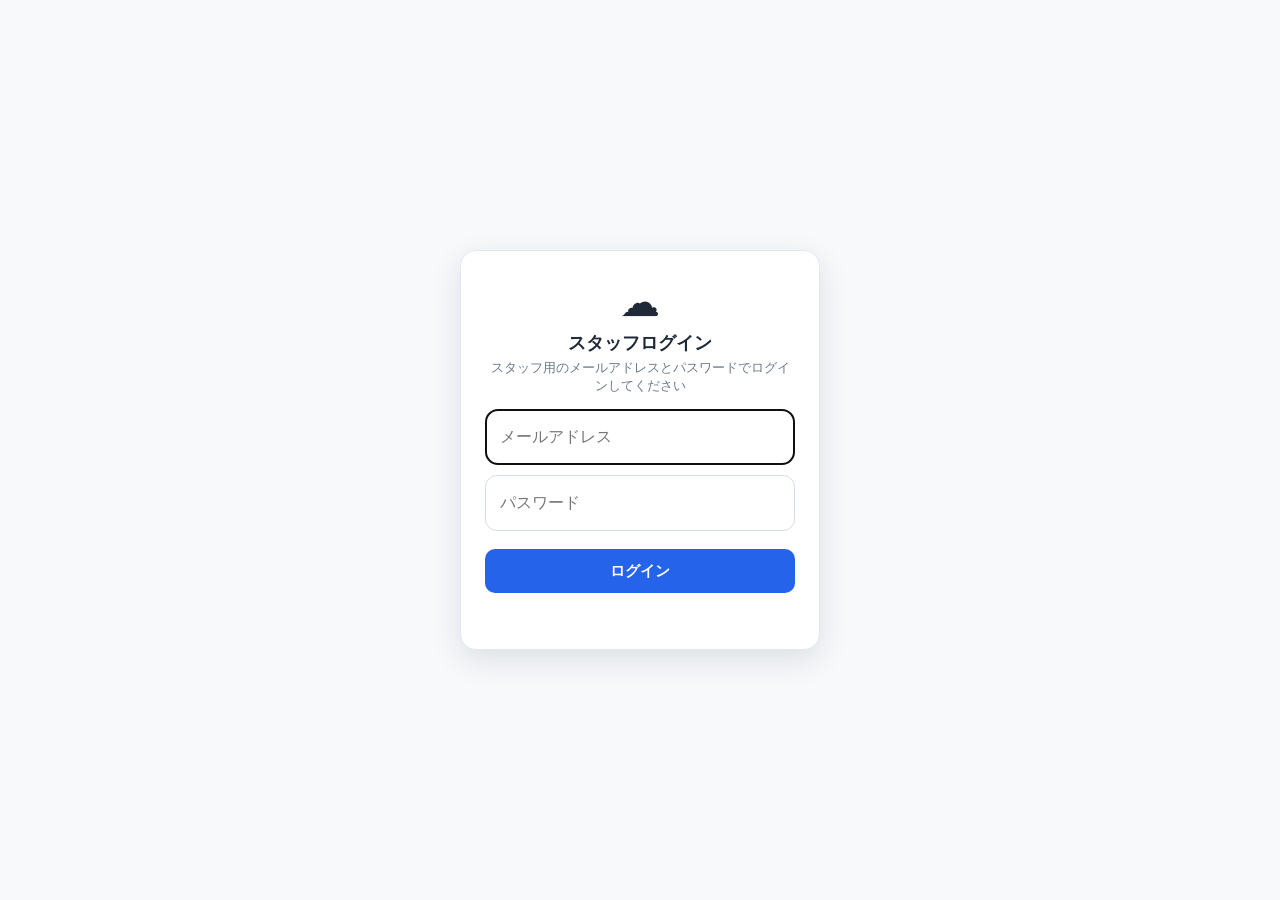
<file: index.html>
<!DOCTYPE html>
<html lang="ja">
<head>
  <meta charset="UTF-8">
  <meta name="viewport" content="width=device-width, initial-scale=1.0">
  <!-- GitHub Pages などでリポジトリ直下が開かれたときに、予約台帳（daicho/）へ転送する -->
  <meta http-equiv="refresh" content="0; url=daicho/index.html">
  <title>予約台帳 / Sổ đặt bàn</title>
  <style>
    body { font-family: "Segoe UI", "Hiragino Sans", "Yu Gothic UI", system-ui, sans-serif; display: flex; align-items: center; justify-content: center; min-height: 100vh; margin: 0; color: #1f2937; background: #f7f9fb; }
    a { color: #2563eb; font-weight: 700; font-size: 18px; }
  </style>
</head>
<body>
  <a href="daicho/index.html">予約台帳を開く / Mở sổ đặt bàn</a>
  <script>
    // クエリ（?store=…）やハッシュを引き継いで転送
    location.replace('daicho/index.html' + location.search + location.hash);
  </script>
</body>
</html>
</file>
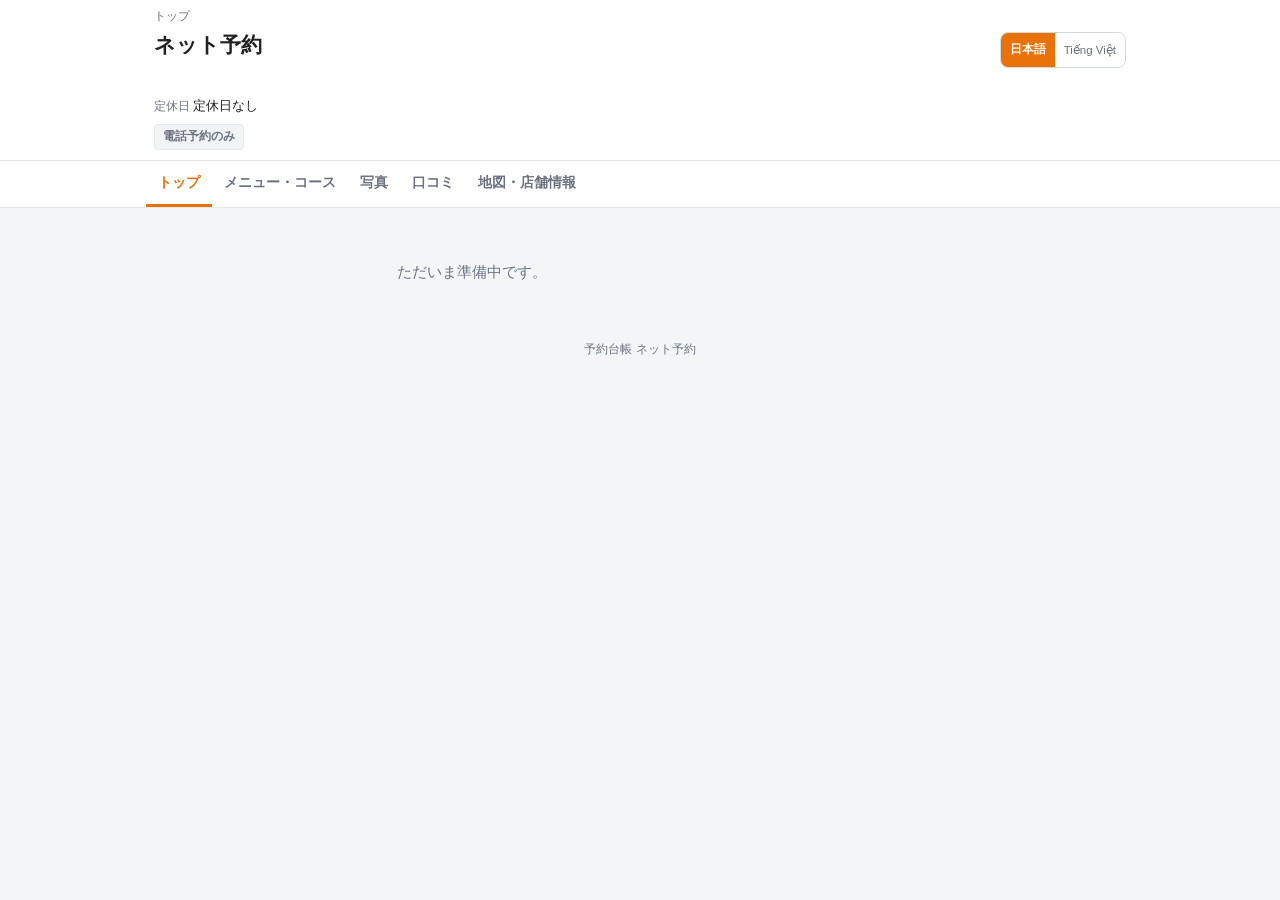
<file: booking/index.html>
<!DOCTYPE html>
<html lang="ja">
<head>
  <meta charset="UTF-8">
  <meta http-equiv="Content-Security-Policy" content="default-src 'self'; script-src 'self'; style-src 'self' 'unsafe-inline'; img-src * data: blob:; connect-src 'self' https://*.supabase.co wss://*.supabase.co; frame-src https://www.google.com; object-src 'none'; base-uri 'self'; form-action 'self'">
  <meta name="viewport" content="width=device-width, initial-scale=1.0, viewport-fit=cover">
  <meta name="theme-color" content="#e8710a">
  <title>ネット予約 / Đặt bàn trực tuyến</title>
  <link rel="stylesheet" href="booking.css?v=10">
</head>
<body>
  <!-- 自社予約サイト（お客様向け・グルメサイト風の店舗ページ）
       予約台帳と同じ localStorage を共有し、ネット予約は台帳に「予約」として自動反映されます。
       店舗情報・コース・写真は台帳の「店舗情報」設定、口コミ・評価・写真の一部は Google マップ（Places API）から取得します。
       URL の ?site= で経路（Instagram / Googleマップ 等）を指定、#reserve で予約画面を直接開けます。 -->
  <header class="site-head">
    <div class="wrap">
      <div class="crumb" id="crumb"></div>
      <div class="sh-row">
        <div class="sh-main">
          <h1 id="hTitle"></h1>
          <div class="sh-kana" id="hKana"></div>
        </div>
        <div class="lang" id="langSwitch">
          <button type="button" data-lang="ja">日本語</button>
          <button type="button" data-lang="vi">Tiếng Việt</button>
        </div>
      </div>
      <div class="sh-rating" id="hRating"></div>
      <div class="sh-meta" id="hMeta"></div>
      <div class="sh-badges" id="hBadges"></div>
    </div>
    <nav class="site-tabs" id="siteTabs">
      <div class="wrap tabs-inner">
        <button type="button" data-tab="top"></button>
        <button type="button" data-tab="menu"></button>
        <button type="button" data-tab="photo"></button>
        <button type="button" data-tab="review"></button>
        <button type="button" data-tab="map"></button>
      </div>
    </nav>
  </header>

  <div class="layout wrap">
    <main id="content"></main>
    <aside class="side" id="side"></aside>
  </div>

  <div class="cta-bar" id="ctaBar">
    <div class="wrap cta-inner">
      <a class="cta-call" id="ctaCall" href="#" hidden></a>
      <button type="button" class="cta-reserve" id="ctaReserve"></button>
    </div>
  </div>

  <footer class="foot wrap" id="foot"></footer>

  <script src="vendor/supabase.js"></script>
  <script src="config.js?v=1"></script>
  <script src="store.js?v=4"></script>
  <script src="common.js?v=1"></script>
  <script src="google-place.js?v=2"></script>
  <script src="booking.js?v=19"></script>
</body>
</html>
</file>
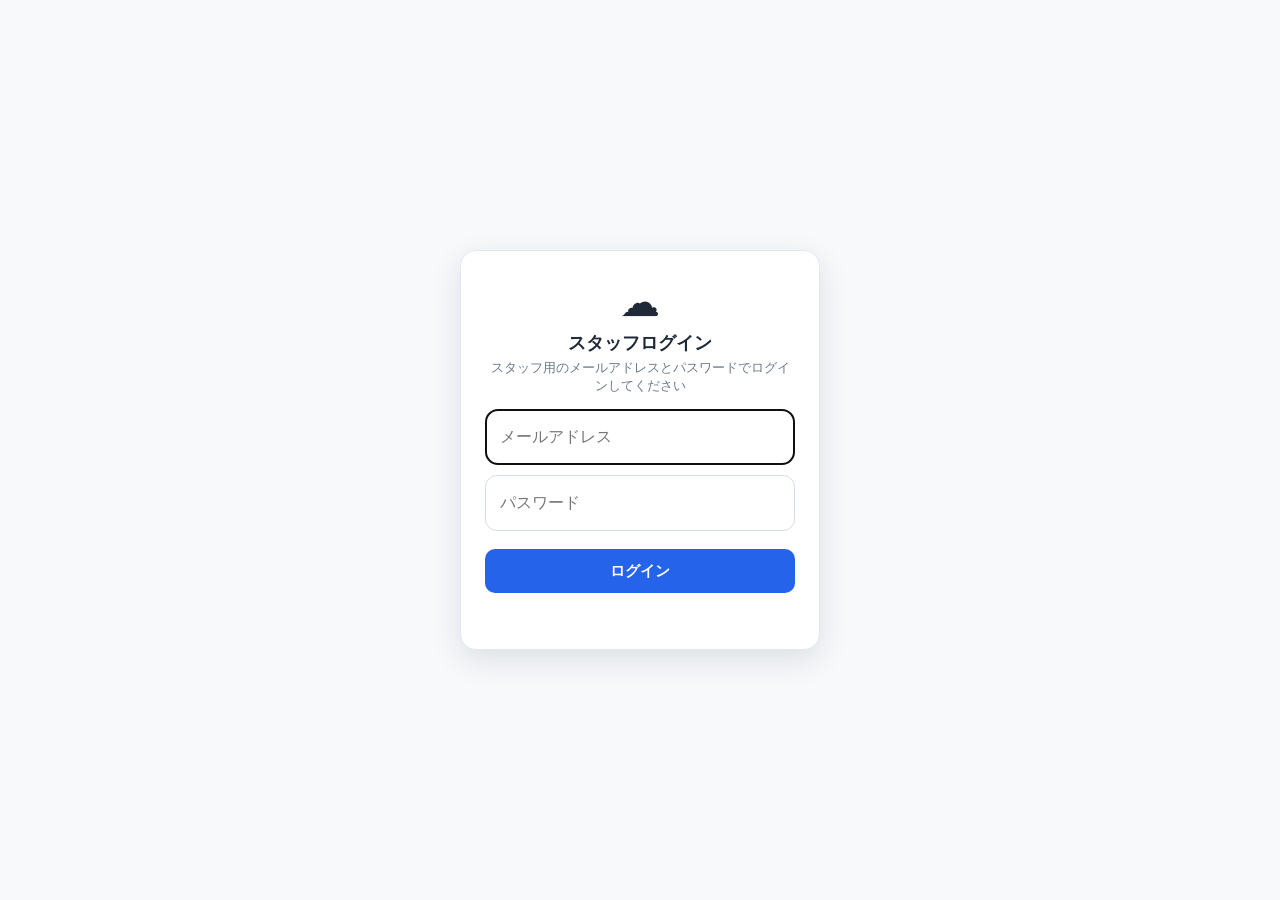
<file: daicho/index.html>
<!DOCTYPE html>
<html lang="ja">
<head>
  <meta charset="UTF-8">
  <meta http-equiv="Content-Security-Policy" content="default-src 'self'; script-src 'self'; style-src 'self' 'unsafe-inline'; img-src * data: blob:; connect-src 'self' https://*.supabase.co wss://*.supabase.co; frame-src https://www.google.com; object-src 'none'; base-uri 'self'; form-action 'self'">
  <meta name="viewport" content="width=device-width, initial-scale=1.0, maximum-scale=1.0, user-scalable=no, viewport-fit=cover">
  <meta name="apple-mobile-web-app-capable" content="yes">
  <meta name="mobile-web-app-capable" content="yes">
  <meta name="theme-color" content="#ffffff">
  <title>予約台帳 / Sổ đặt bàn</title>
  <link rel="stylesheet" href="style.css?v=41">
</head>
<body>
  <!-- dinii風 細線SVGアイコン定義 -->
  <svg style="display:none" xmlns="http://www.w3.org/2000/svg">
    <symbol id="ic-calendar" viewBox="0 0 24 24">
      <rect x="3" y="4" width="18" height="17" rx="2"/>
      <line x1="16" y1="2" x2="16" y2="6"/>
      <line x1="8" y1="2" x2="8" y2="6"/>
      <line x1="3" y1="10" x2="21" y2="10"/>
    </symbol>
    <symbol id="ic-list" viewBox="0 0 24 24">
      <line x1="8" y1="6" x2="21" y2="6"/>
      <line x1="8" y1="12" x2="21" y2="12"/>
      <line x1="8" y1="18" x2="21" y2="18"/>
      <line x1="3.5" y1="6" x2="3.51" y2="6"/>
      <line x1="3.5" y1="12" x2="3.51" y2="12"/>
      <line x1="3.5" y1="18" x2="3.51" y2="18"/>
    </symbol>
    <symbol id="ic-users" viewBox="0 0 24 24">
      <path d="M17 21v-2a4 4 0 0 0-4-4H5a4 4 0 0 0-4 4v2"/>
      <circle cx="9" cy="7" r="4"/>
      <path d="M23 21v-2a4 4 0 0 0-3-3.87"/>
      <path d="M16 3.13a4 4 0 0 1 0 7.75"/>
    </symbol>
    <symbol id="ic-gear" viewBox="0 0 24 24">
      <circle cx="12" cy="12" r="3"/>
      <path d="M19.4 15a1.65 1.65 0 0 0 .33 1.82l.06.06a2 2 0 0 1 0 2.83 2 2 0 0 1-2.83 0l-.06-.06a1.65 1.65 0 0 0-1.82-.33 1.65 1.65 0 0 0-1 1.51V21a2 2 0 0 1-2 2 2 2 0 0 1-2-2v-.09A1.65 1.65 0 0 0 9 19.4a1.65 1.65 0 0 0-1.82.33l-.06.06a2 2 0 0 1-2.83 0 2 2 0 0 1 0-2.83l.06-.06a1.65 1.65 0 0 0 .33-1.82 1.65 1.65 0 0 0-1.51-1H3a2 2 0 0 1-2-2 2 2 0 0 1 2-2h.09A1.65 1.65 0 0 0 4.6 9a1.65 1.65 0 0 0-.33-1.82l-.06-.06a2 2 0 0 1 0-2.83 2 2 0 0 1 2.83 0l.06.06a1.65 1.65 0 0 0 1.82.33H9a1.65 1.65 0 0 0 1-1.51V3a2 2 0 0 1 2-2 2 2 0 0 1 2 2v.09a1.65 1.65 0 0 0 1 1.51 1.65 1.65 0 0 0 1.82-.33l.06-.06a2 2 0 0 1 2.83 0 2 2 0 0 1 0 2.83l-.06.06a1.65 1.65 0 0 0-.33 1.82V9a1.65 1.65 0 0 0 1.51 1H21a2 2 0 0 1 2 2 2 2 0 0 1-2 2h-.09a1.65 1.65 0 0 0-1.51 1z"/>
    </symbol>
    <symbol id="ic-shield" viewBox="0 0 24 24">
      <path d="M12 2l8 3v6c0 5-3.5 9.5-8 11-4.5-1.5-8-6-8-11V5l8-3z"/>
      <path d="M9 12l2 2 4-4"/>
    </symbol>
    <symbol id="ic-chart" viewBox="0 0 24 24">
      <line x1="4" y1="20" x2="20" y2="20"/>
      <rect x="6" y="11" width="3" height="9"/>
      <rect x="11" y="6" width="3" height="14"/>
      <rect x="16" y="14" width="3" height="6"/>
    </symbol>
    <symbol id="ic-plus" viewBox="0 0 24 24">
      <line x1="12" y1="5" x2="12" y2="19"/>
      <line x1="5" y1="12" x2="19" y2="12"/>
    </symbol>
    <symbol id="ic-globe" viewBox="0 0 24 24">
      <circle cx="12" cy="12" r="10"/>
      <line x1="2" y1="12" x2="22" y2="12"/>
      <path d="M12 2a15.3 15.3 0 0 1 4 10 15.3 15.3 0 0 1-4 10 15.3 15.3 0 0 1-4-10 15.3 15.3 0 0 1 4-10z"/>
    </symbol>
    <symbol id="ic-chat" viewBox="0 0 24 24">
      <path d="M21 15a2 2 0 0 1-2 2H7l-4 4V5a2 2 0 0 1 2-2h14a2 2 0 0 1 2 2z"/>
    </symbol>
    <symbol id="ic-walkin" viewBox="0 0 24 24">
      <path d="M16 21v-2a4 4 0 0 0-4-4H5a4 4 0 0 0-4 4v2"/>
      <circle cx="8.5" cy="7" r="4"/>
      <line x1="20" y1="8" x2="20" y2="14"/>
      <line x1="17" y1="11" x2="23" y2="11"/>
    </symbol>
  </svg>

  <!-- 左サイドバー -->
  <aside class="rail" id="rail">
    <div class="rail-logo" data-i18n="appTitle"></div>
    <button class="rail-btn" data-view="customers">
      <span class="rail-ic"><svg class="ic"><use href="#ic-users"/></svg></span>
      <span class="rail-label" data-i18n="customers"></span>
    </button>
    <button class="rail-btn" id="railSettings">
      <span class="rail-ic"><svg class="ic"><use href="#ic-gear"/></svg></span>
      <span class="rail-label" data-i18n="settings"></span>
    </button>
    <button class="rail-btn" data-view="marketing">
      <span class="rail-ic"><svg class="ic"><use href="#ic-chart"/></svg></span>
      <span class="rail-label" data-i18n="marketing"></span>
    </button>
    <button class="rail-btn" id="railAdmin">
      <span class="rail-ic"><svg class="ic"><use href="#ic-shield"/></svg></span>
      <span class="rail-label" data-i18n="adminSettings"></span>
    </button>
    <button class="rail-btn" data-view="sites">
      <span class="rail-ic"><svg class="ic"><use href="#ic-globe"/></svg></span>
      <span class="rail-label" data-i18n="sites"></span>
    </button>
    <button class="rail-btn" data-view="chat">
      <span class="rail-ic"><svg class="ic"><use href="#ic-chat"/></svg></span>
      <span class="rail-label" data-i18n="chat"></span>
    </button>
    <div class="spacer"></div>
  </aside>

  <div class="app-main">
    <header class="topbar">
      <div class="date-nav">
        <button id="btnPrevDay" class="nav-btn">‹</button>
        <label class="date-box">
          <span id="dateDisplay"></span>
          <input type="date" id="datePicker">
        </label>
        <button id="btnNextDay" class="nav-btn">›</button>
        <button id="btnToday" class="btn ghost small" data-i18n="today"></button>
      </div>

      <nav class="view-switch" id="viewSwitch">
        <button class="vs-btn active" data-view="timetable" data-i18n="timetable"></button>
        <button class="vs-btn" data-view="list" data-i18n="list"></button>
        <button class="vs-btn" data-view="calendar" data-i18n="calendar"></button>
      </nav>

      <div class="topbar-right">
        <select id="storeSwitch" class="store-switch" title="店舗"></select>
        <button id="newBadge" class="new-badge hidden"></button>
        <span class="day-summary" id="daySummary"></span>
        <button id="btnChatPhone" class="icon-btn phone-only"><svg class="ic"><use href="#ic-chat"/></svg></button>
        <button id="btnSitesPhone" class="icon-btn phone-only"><svg class="ic"><use href="#ic-globe"/></svg></button>
        <button id="btnSettings" class="icon-btn phone-only"><svg class="ic"><use href="#ic-gear"/></svg></button>
        <button id="btnMarketingPhone" class="icon-btn phone-only"><svg class="ic"><use href="#ic-chart"/></svg></button>
        <button id="btnAdminPhone" class="icon-btn phone-only"><svg class="ic"><use href="#ic-shield"/></svg></button>
        <div class="lang-switch" id="langSwitch">
          <button data-lang="ja">日本語</button>
          <button data-lang="vi">Tiếng Việt</button>
        </div>
      </div>
    </header>

    <div class="cloud-status hidden" id="cloudStatus"></div>
    <div class="backup-note hidden" id="backupNote">
      <span id="backupNoteText"></span>
      <button class="btn primary small" id="btnBackupNow" data-i18n="exportJson"></button>
      <button class="btn ghost small" id="btnBackupDismiss" data-i18n="backupLater"></button>
    </div>
    <main>
      <section id="view-timetable" class="view">
        <div class="closed-banner hidden" id="closedBanner"></div>
        <div class="tt-scroll" id="ttScroll"></div>
        <div class="legend" id="legend"></div>
      </section>

      <section id="view-list" class="view hidden">
        <div class="list-toolbar">
          <input type="search" id="listSearch" class="search-input" data-i18n-placeholder="listSearchPlaceholder" autocomplete="off">
          <div class="filter-chips" id="listFilters"></div>
          <button class="btn ghost small hide-phone" id="btnPrint">🖨 <span data-i18n="print"></span></button>
        </div>
        <div class="list-wrap" id="listWrap"></div>
      </section>

      <section id="view-calendar" class="view hidden">
        <div class="cal-toolbar">
          <button id="calPrev" class="nav-btn">‹</button>
          <span class="cal-title" id="calTitle"></span>
          <button id="calNext" class="nav-btn">›</button>
          <button id="calToday" class="btn ghost small" data-i18n="today"></button>
        </div>
        <div class="cal-wrap" id="calWrap"></div>
      </section>

      <section id="view-customers" class="view hidden">
        <div class="cust-toolbar">
          <input type="search" id="custSearch" class="search-input" data-i18n-placeholder="searchPlaceholder">
        </div>
        <div class="cust-wrap" id="custWrap"></div>
      </section>

      <section id="view-sites" class="view hidden">
        <div class="sites-wrap">
          <p class="sites-note" data-i18n="sitesNote"></p>
          <div class="site-cards" id="siteCards"></div>
          <button class="btn ghost" id="btnAddSite"><svg class="ic"><use href="#ic-plus"/></svg> <span data-i18n="addSite"></span></button>
          <h3 class="inv-heading" data-i18n="invHeading"></h3>
          <p class="inv-note" data-i18n="invNote"></p>
          <div class="inv-scroll" id="invGrid"></div>
        </div>
      </section>

      <section id="view-marketing" class="view hidden">
        <div class="mk-toolbar">
          <select id="mkPeriod" class="mk-period">
            <option value="thisMonth" data-i18n="mkThisMonth"></option>
            <option value="lastMonth" data-i18n="mkLastMonth"></option>
            <option value="d30" data-i18n="mkD30"></option>
            <option value="d90" data-i18n="mkD90"></option>
            <option value="all" data-i18n="mkAllTime"></option>
          </select>
          <span class="mk-range" id="mkRange"></span>
          <span class="spacer"></span>
          <button class="btn ghost small" id="btnMkCsv">📄 CSV</button>
        </div>
        <div class="mk-wrap" id="mkWrap"></div>
        <div class="mk-tip hidden" id="mkTip"></div>
      </section>

      <section id="view-chat" class="view hidden">
        <div class="chat-log" id="chatLog"></div>
        <div class="chat-inputbar">
          <button class="icon-btn chat-attach" id="chatAttach" title="📷">📷</button>
          <input type="file" id="chatFile" accept="image/*" multiple class="hidden">
          <input type="text" id="chatInput" data-i18n-placeholder="chatPlaceholder" autocomplete="off">
          <button class="btn primary" id="chatSend" data-i18n="chatSend"></button>
        </div>
      </section>
    </main>
  </div>

  <!-- スマホ用 下部ナビ / FAB -->
  <nav class="bottom-nav" id="bottomNav">
    <button class="bn-btn active" data-view="timetable"><span class="bn-ic"><svg class="ic"><use href="#ic-calendar"/></svg></span><span data-i18n="timetable"></span></button>
    <button class="bn-btn" data-view="list"><span class="bn-ic"><svg class="ic"><use href="#ic-list"/></svg></span><span data-i18n="list"></span></button>
    <button class="bn-btn" data-view="calendar"><span class="bn-ic"><svg class="ic"><use href="#ic-calendar"/></svg></span><span data-i18n="calendar"></span></button>
    <button class="bn-btn" data-view="customers"><span class="bn-ic"><svg class="ic"><use href="#ic-users"/></svg></span><span data-i18n="customers"></span></button>
  </nav>
  <div class="fabs">
    <button id="fabWalkIn" class="fab secondary" title="walk-in"><svg class="ic"><use href="#ic-walkin"/></svg></button>
    <button id="fabNew" class="fab primary" title="new"><svg class="ic"><use href="#ic-plus"/></svg></button>
  </div>

  <!-- 空きマスタップ時のポップオーバー（トレタ風） -->
  <div class="cell-popover hidden" id="cellPopover">
    <div class="cp-head">
      <button class="cp-tab active" id="cpTabRes" data-i18n="resTab"></button>
      <button class="cp-tab" id="cpTabWalkIn" data-i18n="walkIn"></button>
    </div>
    <div class="cp-info" id="cpInfo"></div>
    <div class="cp-pax" id="cpPax"></div>
    <button class="cp-block" id="cpBlock">🚫 <span data-i18n="blockBtn"></span></button>
  </div>

  <!-- Reservation modal -->
  <div class="modal-backdrop hidden" id="resModal">
    <div class="modal">
      <div class="modal-header">
        <h2 id="resModalTitle"></h2>
        <button class="icon-btn" id="btnResClose">✕</button>
      </div>
      <div class="modal-body">
        <div class="status-row hidden" id="fStatusRow"></div>

        <div class="form-grid">
          <h3 class="sec" data-i18n="secWhen"></h3>
          <div class="field">
            <label data-i18n="date"></label>
            <input type="date" id="fDate">
          </div>
          <div class="field">
            <label data-i18n="startTime"></label>
            <select id="fStart"></select>
          </div>
          <div class="field">
            <label data-i18n="stayTime"></label>
            <select id="fDur"></select>
          </div>
          <div class="field">
            <label data-i18n="resetTime"></label>
            <select id="fReset"></select>
          </div>
          <div class="field checkbox-field">
            <label class="chk"><input type="checkbox" id="fHasLimit"> <span data-i18n="hasTimeLimit"></span></label>
          </div>

          <div class="field">
            <label data-i18n="adults"></label>
            <div class="stepper">
              <button type="button" class="step-btn" data-step="adults" data-d="-1">−</button>
              <span class="step-val" id="fAdults">2</span>
              <button type="button" class="step-btn" data-step="adults" data-d="1">＋</button>
            </div>
          </div>
          <div class="field">
            <label data-i18n="children"></label>
            <div class="stepper">
              <button type="button" class="step-btn" data-step="children" data-d="-1">−</button>
              <span class="step-val" id="fChildren">0</span>
              <button type="button" class="step-btn" data-step="children" data-d="1">＋</button>
            </div>
          </div>
          <div class="field hide-phone-empty"></div>

          <h3 class="sec" data-i18n="secTable"></h3>
          <div class="field span3">
            <div class="table-chips" id="fTables"></div>
          </div>

          <h3 class="sec" data-i18n="secGuest"></h3>
          <div class="field">
            <label data-i18n="name"></label>
            <input type="text" id="fName">
          </div>
          <div class="field">
            <label data-i18n="nameKana"></label>
            <input type="text" id="fKana">
          </div>
          <div class="field">
            <label data-i18n="phone"></label>
            <input type="tel" id="fPhone" data-i18n-placeholder="phonePlaceholder" autocomplete="off">
            <div class="field-hint hidden" id="fPhoneHint"></div>
          </div>
          <div class="field">
            <label data-i18n="gender"></label>
            <select id="fGender"></select>
          </div>
          <div class="field">
            <label data-i18n="company"></label>
            <input type="text" id="fCompany">
          </div>
          <div class="field">
            <label data-i18n="reservationName"></label>
            <input type="text" id="fResName">
          </div>
          <div class="field">
            <label data-i18n="email"></label>
            <input type="email" id="fEmail" data-i18n-placeholder="emailPlaceholder">
          </div>

          <h3 class="sec" data-i18n="secOther"></h3>
          <div class="field">
            <label data-i18n="channel"></label>
            <select id="fChannel"></select>
          </div>
          <div class="field">
            <label data-i18n="purpose"></label>
            <select id="fPurpose"></select>
          </div>
          <div class="field span3">
            <label data-i18n="coursesLabel"></label>
            <div id="fCourses"></div>
            <button type="button" class="btn ghost small" id="btnAddCourse" data-i18n="addCourse"></button>
          </div>
          <div class="field span3">
            <label data-i18n="tagsLabel"></label>
            <div class="table-chips" id="fTags"></div>
          </div>
          <div class="field span3">
            <label data-i18n="memo"></label>
            <textarea id="fMemo" rows="2"></textarea>
          </div>
        </div>
      </div>
      <div class="modal-footer">
        <button class="btn danger hidden" id="btnResDelete" data-i18n="delete"></button>
        <button class="btn ghost hidden" id="btnResDup" data-i18n="duplicate"></button>
        <span class="spacer"></span>
        <button class="btn ghost" id="btnResCancel" data-i18n="cancelBtn"></button>
        <button class="btn primary" id="btnResSave" data-i18n="save"></button>
      </div>
    </div>
  </div>

  <!-- Table settings modal -->
  <div class="modal-backdrop hidden" id="settingsModal">
    <div class="modal">
      <div class="modal-header">
        <h2 data-i18n="settings"></h2>
        <button class="icon-btn" id="btnSetClose">✕</button>
      </div>
      <div class="modal-body">
        <h3 class="combo-heading" style="margin-top:0" data-i18n="hoursHeading"></h3>
        <div class="form-grid">
          <div class="field">
            <label data-i18n="openTime"></label>
            <select id="sOpen"></select>
          </div>
          <div class="field">
            <label data-i18n="closeTime"></label>
            <select id="sClose"></select>
          </div>
        </div>
        <div class="tbl-head">
          <span data-i18n="tableName"></span>
          <span data-i18n="groupLabel"></span>
          <span data-i18n="seatsLabel"></span>
          <span data-i18n="minSeatsLabel"></span>
          <span></span>
        </div>
        <div id="tblRows"></div>
        <button class="btn ghost full" id="btnAddTable"><svg class="ic"><use href="#ic-plus"/></svg> <span data-i18n="addTable"></span></button>

        <h3 class="combo-heading" data-i18n="comboHeading"></h3>
        <p class="combo-note" data-i18n="comboNote"></p>
        <div id="comboRows"></div>
        <button class="btn ghost full" id="btnAddCombo"><svg class="ic"><use href="#ic-plus"/></svg> <span data-i18n="addCombo"></span></button>

        <h3 class="combo-heading" data-i18n="closedDaysLabel"></h3>
        <div class="table-chips" id="sClosedDays"></div>
        <div class="closed-dates">
          <label data-i18n="closedDatesLabel"></label>
          <div class="closed-date-add">
            <input type="date" id="sClosedDateInput">
            <button type="button" class="btn ghost small" id="btnAddClosedDate" data-i18n="addClosedDate"></button>
          </div>
          <div class="table-chips" id="sClosedDates"></div>
        </div>

        <h3 class="combo-heading" data-i18n="storeHeading"></h3>
        <p class="combo-note" data-i18n="storeInfoNote"></p>
        <div class="form-grid">
          <div class="field span2"><label data-i18n="storeNameLabel"></label><input type="text" id="sStoreName"></div>
          <div class="field"><label data-i18n="storeKanaLabel"></label><input type="text" id="sStoreKana" data-i18n-placeholder="storeKanaPlaceholder"></div>
          <div class="field"><label data-i18n="storeGenreLabel"></label><input type="text" id="sStoreGenre" data-i18n-placeholder="storeGenrePlaceholder"></div>
          <div class="field"><label data-i18n="storePhoneLabel"></label><input type="tel" id="sStorePhone"></div>
          <div class="field span2"><label data-i18n="storeAddressLabel"></label><input type="text" id="sStoreAddress"></div>
          <div class="field"><label data-i18n="storeAccessLabel"></label><input type="text" id="sStoreAccess" data-i18n-placeholder="storeAccessPlaceholder"></div>
          <div class="field"><label data-i18n="storeHoursLabel"></label><input type="text" id="sStoreHours" data-i18n-placeholder="storeHoursPlaceholder"></div>
          <div class="field"><label data-i18n="storeBudgetLabel"></label><input type="text" id="sStoreBudget" data-i18n-placeholder="storeBudgetPlaceholder"></div>
          <div class="field"><label data-i18n="storeBudgetLunchLabel"></label><input type="text" id="sStoreBudgetLunch" data-i18n-placeholder="storeBudgetLunchPlaceholder"></div>
          <div class="field span3"><label data-i18n="storePaymentLabel"></label><input type="text" id="sStorePayment" data-i18n-placeholder="storePaymentPlaceholder"></div>
          <div class="field span3"><label data-i18n="storeCatchLabel"></label><input type="text" id="sStoreCatch" data-i18n-placeholder="storeCatchPlaceholder"></div>
          <div class="field span3"><label data-i18n="storeDescLabel"></label><textarea id="sStoreDescription" rows="4"></textarea></div>
          <div class="field span3"><label data-i18n="storeNoticeLabel"></label><textarea id="sStoreNote" rows="3" data-i18n-placeholder="storeNoticePlaceholder"></textarea></div>
        </div>

        <h3 class="combo-heading" data-i18n="storeDetailHeading"></h3>
        <p class="combo-note" data-i18n="storeDetailNote"></p>
        <div id="storeExtraRows"></div>
        <button class="btn ghost full" id="btnAddExtra"><svg class="ic"><use href="#ic-plus"/></svg> <span data-i18n="addExtraBtn"></span></button>

        <h3 class="combo-heading" data-i18n="coursesHeading"></h3>
        <p class="combo-note" data-i18n="coursesNote"></p>
        <div class="course-head"><span data-i18n="courseNameLabel"></span><span data-i18n="coursePriceLabel"></span><span></span></div>
        <div id="courseRows"></div>
        <button class="btn ghost full" id="btnAddCourseMaster"><svg class="ic"><use href="#ic-plus"/></svg> <span data-i18n="addCourseMaster"></span></button>

        <h3 class="combo-heading" data-i18n="tagsHeading"></h3>
        <div id="tagRows"></div>
        <button class="btn ghost full" id="btnAddTagMaster"><svg class="ic"><use href="#ic-plus"/></svg> <span data-i18n="addTagMaster"></span></button>

        <h3 class="combo-heading" data-i18n="backupHeading"></h3>
        <p class="combo-note" data-i18n="backupNote"></p>
        <div class="backup-actions">
          <button type="button" class="btn ghost" id="btnExportJson">💾 <span data-i18n="exportJson"></span></button>
          <button type="button" class="btn ghost" id="btnImportJson">📂 <span data-i18n="importJson"></span></button>
          <button type="button" class="btn ghost" id="btnExportCsv">📄 <span data-i18n="exportCsv"></span></button>
          <input type="file" id="importFile" accept="application/json,.json" class="hidden">
        </div>
      </div>
      <div class="modal-footer">
        <span class="spacer"></span>
        <button class="btn ghost" id="btnSetCancel" data-i18n="cancelBtn"></button>
        <button class="btn primary" id="btnSetSave" data-i18n="save"></button>
      </div>
    </div>
  </div>

  <!-- Site modal（予約サイトの追加・編集） -->
  <div class="modal-backdrop hidden" id="siteModal">
    <div class="modal">
      <div class="modal-header">
        <h2 id="siteModalTitle"></h2>
        <button class="icon-btn" id="btnSiteClose">✕</button>
      </div>
      <div class="modal-body">
        <div class="form-grid">
          <div class="field span2">
            <label data-i18n="siteName"></label>
            <input type="text" id="sName">
          </div>
          <div class="field">
            <label data-i18n="colorLabel"></label>
            <div class="color-swatches" id="sColors"></div>
          </div>
          <div class="field span3">
            <label data-i18n="linkedTables"></label>
            <div class="table-chips" id="sTables"></div>
          </div>
          <div class="field span3">
            <label data-i18n="linkedCombos"></label>
            <div class="table-chips" id="sCombos"></div>
          </div>
        </div>
      </div>
      <div class="modal-footer">
        <button class="btn danger hidden" id="btnSiteDelete" data-i18n="delete"></button>
        <span class="spacer"></span>
        <button class="btn ghost" id="btnSiteCancel" data-i18n="cancelBtn"></button>
        <button class="btn primary" id="btnSiteSave" data-i18n="save"></button>
      </div>
    </div>
  </div>

  <!-- 管理者設定モーダル -->
  <div class="modal-backdrop hidden" id="adminModal">
    <div class="modal">
      <div class="modal-header">
        <h2 data-i18n="adminSettings"></h2>
        <button class="icon-btn" id="btnAdminClose">✕</button>
      </div>
      <div class="modal-body">
        <h3 class="combo-heading" style="margin-top:0" data-i18n="storeMgmtHeading"></h3>
        <p class="combo-note" data-i18n="storeMgmtNote"></p>
        <div id="adminStores"></div>
        <button class="btn ghost full" id="btnAdminAddStore"><svg class="ic"><use href="#ic-plus"/></svg> <span data-i18n="addStoreBtn2"></span></button>
        <div id="cloudSection" class="hidden">
          <h3 class="combo-heading" data-i18n="cloudHeading"></h3>
          <p class="combo-note" data-i18n="cloudNote"></p>
          <p class="lock-status" id="cloudUser"></p>
          <div class="backup-actions"><button type="button" class="btn ghost" id="btnSignOut"><span data-i18n="cloudSignOut"></span></button></div>
        </div>

        <h3 class="combo-heading" data-i18n="aiHeading"></h3>
        <p class="combo-note" data-i18n="aiNote"></p>
        <div class="form-grid">
          <div class="field span2"><label data-i18n="aiKeyLabel"></label><div class="ai-server-status" id="aiServerStatus"></div></div>
          <div class="field"><label data-i18n="aiDailyLimitLabel"></label><input type="number" id="sAiDailyLimit" min="1" max="1000"></div>
          <div class="field span3 hidden" id="aiMembers"></div>
        </div>

        <h3 class="combo-heading" data-i18n="googleHeading"></h3>
        <p class="combo-note" data-i18n="googleNote"></p>
        <div class="form-grid">
          <div class="field span2"><label data-i18n="googleFindLabel"></label><input type="text" id="sGoogleQuery" data-i18n-placeholder="googleFindPlaceholder" autocomplete="off"></div>
          <div class="field"><label>&nbsp;</label><button type="button" class="btn primary" id="btnGoogleFind">🔍 <span data-i18n="googleFindBtn"></span></button></div>
          <div class="field span3 hidden" id="googleCandidates"></div>
          <div class="field span2"><label data-i18n="googlePlaceIdLabel"></label><input type="text" id="sGooglePlaceId" placeholder="ChIJ…"></div>
          <div class="field"><label data-i18n="googleApiKeyLabel"></label><div class="ai-server-status" id="googleServerStatus"></div></div>
          <div class="field span3"><button type="button" class="btn ghost" id="btnGoogleImport">📥 <span data-i18n="googleImportBtn"></span></button></div>
          <div class="field span3 checkbox-field" style="justify-content:flex-start;gap:20px;flex-direction:row;flex-wrap:wrap">
            <label class="chk"><input type="checkbox" id="sShowReviews"> <span data-i18n="showReviewsLabel"></span></label>
            <label class="chk"><input type="checkbox" id="sShowGooglePhotos"> <span data-i18n="showGooglePhotosLabel"></span></label>
          </div>
          <div class="field span3" id="pickSummary"></div>
          <div class="field span3"><a class="ext-link" href="https://developers.google.com/maps/documentation/places/web-service/place-id" target="_blank" rel="noopener" data-i18n="googleHelpLink"></a></div>
        </div>
      </div>
      <div class="modal-footer">
        <span class="spacer"></span>
        <button class="btn ghost" id="btnAdminCancel" data-i18n="cancelBtn"></button>
        <button class="btn primary" id="btnAdminSave" data-i18n="save"></button>
      </div>
    </div>
  </div>

  <!-- Customer detail modal（顧客情報・来店履歴） -->
  <div class="modal-backdrop hidden" id="custModal">
    <div class="modal">
      <div class="modal-header">
        <h2 id="custModalTitle"></h2>
        <button class="icon-btn" id="btnCustClose">✕</button>
      </div>
      <div class="modal-body">
        <div class="cust-detail" id="custDetailInfo"></div>
        <h3 class="sec" id="custHistHead"></h3>
        <p class="hist-hint" id="custHistHint"></p>
        <div class="cust-history" id="custHistory"></div>
      </div>
      <div class="modal-footer">
        <span class="spacer"></span>
        <button class="btn ghost" id="btnCustCloseFooter" data-i18n="cancelBtn"></button>
      </div>
    </div>
  </div>

  <!-- スタッフログイン（クラウド保存時のみ） -->
  <div class="lock-screen hidden" id="authScreen" style="z-index:600">
    <div class="lock-box auth-box">
      <div class="lock-logo">☁️</div>
      <h2 data-i18n="authTitle"></h2>
      <p class="lock-sub" data-i18n="authSub"></p>
      <input type="email" id="authEmail" data-i18n-placeholder="authEmail" autocomplete="username">
      <input type="password" id="authPassword" data-i18n-placeholder="authPassword" autocomplete="current-password">
      <button class="btn primary full" id="btnSignIn" data-i18n="authSignIn"></button>
      <div class="lock-msg" id="authMsg"></div>
    </div>
  </div>

  <script src="vendor/supabase.js"></script>
  <script src="config.js?v=1"></script>
  <script src="store.js?v=4"></script>
  <script src="i18n.js?v=43"></script>
  <script src="google-place.js?v=2"></script>
  <script src="app.js?v=46"></script>
</body>
</html>
</file>
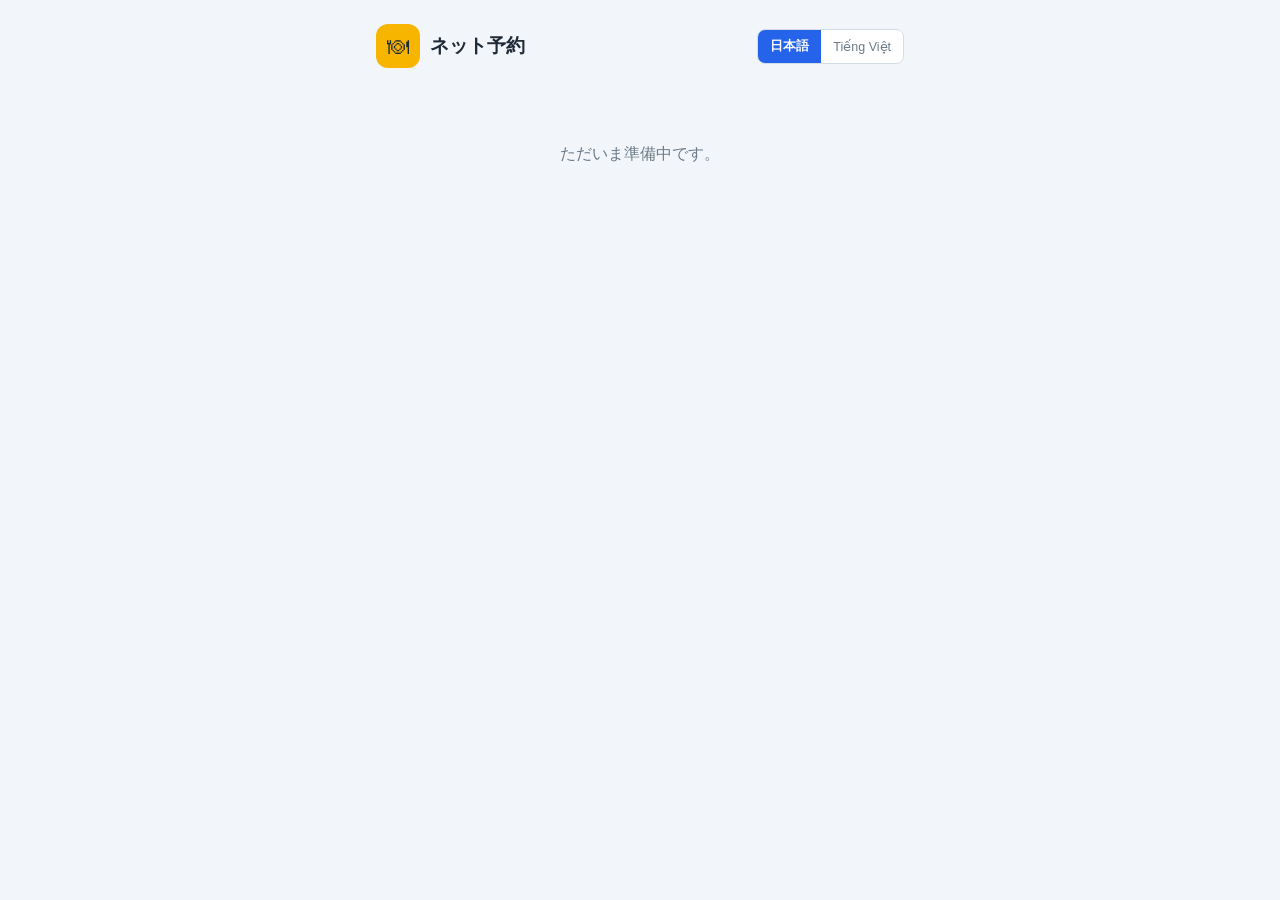
<file: booking.html>
<!DOCTYPE html>
<html lang="ja">
<head>
  <meta charset="UTF-8">
  <meta name="viewport" content="width=device-width, initial-scale=1.0, viewport-fit=cover">
  <meta name="theme-color" content="#2563eb">
  <title>ネット予約 / Đặt bàn trực tuyến</title>
  <style>
    * { box-sizing: border-box; margin: 0; padding: 0; -webkit-tap-highlight-color: transparent; }
    body {
      font-family: "Segoe UI", "Hiragino Sans", "Yu Gothic UI", "Noto Sans", system-ui, sans-serif;
      background: #f2f6fa; color: #1f2937; font-size: 16px;
    }
    .wrap { max-width: 560px; margin: 0 auto; padding: 16px 16px 48px; }
    .head { display: flex; align-items: center; gap: 10px; padding: 8px 0 16px; }
    .logo {
      width: 44px; height: 44px; border-radius: 12px; background: #f7b500;
      display: flex; align-items: center; justify-content: center; font-size: 22px;
    }
    .head h1 { font-size: 19px; flex: 1; }
    .lang { display: flex; border: 1px solid #d3dce4; border-radius: 8px; overflow: hidden; }
    .lang button { border: none; background: #fff; color: #6b7a88; padding: 8px 12px; font-size: 12.5px; cursor: pointer; }
    .lang button.active { background: #2563eb; color: #fff; font-weight: 700; }

    .card { background: #fff; border: 1px solid #e3e9ef; border-radius: 14px; padding: 16px; margin-bottom: 14px; }
    .card h2 { font-size: 13px; color: #2563eb; font-weight: 700; margin-bottom: 10px; }
    input[type="date"], input[type="text"], input[type="tel"], textarea {
      width: 100%; border: 1px solid #d3dce4; border-radius: 10px;
      padding: 12px; font-size: 16px; min-height: 48px; font-family: inherit; background: #fff; color: #1f2937;
    }
    textarea { min-height: 64px; resize: vertical; }
    .grid { display: grid; grid-template-columns: repeat(4, 1fr); gap: 8px; }
    .grid button {
      border: 1px solid #d3dce4; background: #fff; border-radius: 10px;
      padding: 12px 4px; font-size: 15px; font-weight: 700; color: #1f2937; cursor: pointer; min-height: 48px;
    }
    .grid button.sel { background: #2563eb; border-color: #2563eb; color: #fff; }
    .grid button:disabled { background: #f0f3f6; color: #c2cbd1; cursor: default; }
    .grid.times { grid-template-columns: repeat(4, 1fr); }
    .field { margin-bottom: 12px; }
    .field label { display: block; font-size: 13px; color: #6b7a88; font-weight: 600; margin-bottom: 6px; }
    .submit {
      width: 100%; border: none; border-radius: 12px; background: #2563eb; color: #fff;
      font-size: 17px; font-weight: 700; padding: 16px; cursor: pointer; min-height: 54px;
    }
    .submit:disabled { background: #c2cbd1; }
    .note { text-align: center; color: #6b7a88; font-size: 13px; margin-top: 10px; }
    .closed { text-align: center; padding: 60px 16px; color: #6b7a88; font-size: 16px; }
    .done { text-align: center; padding: 30px 8px; }
    .done .mark { font-size: 52px; }
    .done h2 { font-size: 20px; margin: 12px 0 6px; color: #16a34a; }
    .done p { color: #6b7a88; font-size: 14px; }
    .detail { text-align: left; background: #f6f9fb; border-radius: 12px; padding: 14px 16px; margin: 18px 0; font-size: 15px; line-height: 2; }
    .detail b { display: inline-block; min-width: 7em; color: #6b7a88; font-weight: 600; font-size: 13px; }
    .linkbtn { background: none; border: none; color: #2563eb; font-size: 14px; font-weight: 700; cursor: pointer; padding: 10px; }
  </style>
</head>
<body>
  <div class="wrap">
    <div class="head">
      <div class="logo">🍽</div>
      <h1 id="hTitle"></h1>
      <div class="lang">
        <button data-lang="ja">日本語</button>
        <button data-lang="vi">Tiếng Việt</button>
      </div>
    </div>
    <div id="content"></div>
  </div>

  <script>
    'use strict';
    /* 自社予約サイト（お客様向け）。予約台帳と同じ localStorage を共有し、
     * ネット予約は台帳に「予約」として自動反映されます。 */
    const LS_KEY = 'yoyaku-daicho-v1';
    const DUR = 120; // 滞在想定（分）

    const T = {
      ja: {
        title: 'ネット予約', date: '日付', pax: '人数', time: '時間',
        name: 'お名前', phone: '電話番号', memo: 'ご要望（任意）',
        submit: 'この内容で予約する', required: 'お名前を入力してください',
        closed: '現在ネット予約を受け付けておりません。お電話にてお問い合わせください。',
        noData: 'ただいま準備中です。', noSlot: '選択できる時間がありません',
        done: 'ご予約を受け付けました', doneSub: 'ご来店を心よりお待ちしております。',
        back: '新しい予約をする', taken: '申し訳ありません、その時間は埋まりました。別の時間をお選びください。',
        pax_(n) { return `${n}名`; },
        date_(y, m, d, wd) { return `${y}年${m}月${d}日（${['日','月','火','水','木','金','土'][wd]}）`; },
      },
      vi: {
        title: 'Đặt bàn trực tuyến', date: 'Ngày', pax: 'Số khách', time: 'Giờ',
        name: 'Tên khách', phone: 'Số điện thoại', memo: 'Yêu cầu (tùy chọn)',
        submit: 'Xác nhận đặt bàn', required: 'Vui lòng nhập tên khách',
        closed: 'Hiện không nhận đặt bàn trực tuyến. Vui lòng gọi điện cho cửa hàng.',
        noData: 'Đang chuẩn bị.', noSlot: 'Không có khung giờ trống',
        done: 'Đã nhận đặt bàn!', doneSub: 'Rất mong được đón tiếp quý khách.',
        back: 'Đặt bàn mới', taken: 'Rất tiếc, khung giờ đó vừa kín. Vui lòng chọn giờ khác.',
        pax_(n) { return `${n} khách`; },
        date_(y, m, d, wd) { return `${['CN','T2','T3','T4','T5','T6','T7'][wd]}, ${String(d).padStart(2,'0')}/${String(m).padStart(2,'0')}/${y}`; },
      },
    };

    let lang = 'ja';
    let selDate = todayStr();
    let selPax = 2;
    let selTime = null;
    let doneRes = null;

    function t(k) { return T[lang][k] ?? T.ja[k] ?? k; }
    function pad2(n) { return String(n).padStart(2, '0'); }
    function todayStr() { const d = new Date(); return `${d.getFullYear()}-${pad2(d.getMonth()+1)}-${pad2(d.getDate())}`; }
    function fmtTime(min) { return `${pad2(Math.floor(min/60))}:${pad2(min%60)}`; }
    function uid() { return 'r' + Date.now().toString(36) + Math.random().toString(36).slice(2, 7); }
    function esc(s) { return String(s ?? '').replace(/[&<>"']/g, c => ({'&':'&amp;','<':'&lt;','>':'&gt;','"':'&quot;',"'":'&#39;'}[c])); }

    function db() {
      try { return JSON.parse(localStorage.getItem(LS_KEY)); } catch (e) { return null; }
    }
    /* URLの ?site= で経路（Instagram/Googleマップ等）を指定。無指定は自社予約サイト */
    const siteParam = new URLSearchParams(location.search).get('site');
    function ownSite(st) {
      const sites = st.sites || [];
      return sites.find(s => s.id === siteParam) || sites.find(s => s.own);
    }

    /* 指定日時・人数で確保するテーブルを決定（1卓 → 結合テーブルの順に探す）
     * 戻り値: 確保するテーブルIDの配列 / 空きがなければ null */
    function findAssignment(st, site, date, start, pax) {
      const actives = st.reservations.filter(r =>
        r.date === date && r.status !== 'cancelled' && r.status !== 'noshow');
      const isFree = (id) => !actives.some(r =>
        (r.tableIds || []).includes(id) && r.start < start + DUR && start < r.start + r.duration);
      const linked = new Set(site.tableIds);

      // 1卓で入る場合は人数に近い席から（予約最少人数の条件も満たすこと）
      const singles = st.tables
        .filter(tb => linked.has(tb.id) && tb.seats >= pax && (tb.min || 1) <= pax && isFree(tb.id));
      if (singles.length) {
        singles.sort((a, b) => a.seats - b.seats);
        return [singles[0].id];
      }

      // 結合テーブル（合席）: 全卓がこのサイトに連携済みかつ空いていること
      const combos = (st.combos || []).filter(c =>
        (c.max || 0) >= pax &&
        (c.min || 1) <= pax &&
        c.tableIds.length >= 2 &&
        c.tableIds.every(id => linked.has(id) && st.tables.some(tb => tb.id === id) && isFree(id)));
      if (combos.length) {
        combos.sort((a, b) => a.max - b.max);
        return [...combos[0].tableIds];
      }
      return null;
    }

    function render() {
      document.getElementById('hTitle').textContent = t('title');
      document.title = t('title');
      document.documentElement.lang = lang;
      document.querySelectorAll('.lang button').forEach(b => b.classList.toggle('active', b.dataset.lang === lang));

      const el = document.getElementById('content');
      const st = db();
      if (!st) { el.innerHTML = `<div class="closed">${esc(t('noData'))}</div>`; return; }
      const site = ownSite(st);
      if (!site || !site.enabled) { el.innerHTML = `<div class="closed">${esc(t('closed'))}</div>`; return; }

      if (doneRes) { renderDone(el); return; }

      const { openMin, closeMin } = st.settings;
      const lastStart = closeMin - DUR;
      const now = new Date();
      const nowMin = now.getHours() * 60 + now.getMinutes();

      let timesHtml = '';
      for (let m = openMin; m <= lastStart; m += 30) {
        if (selDate === todayStr() && m < nowMin) continue;
        const ok = !!findAssignment(st, site, selDate, m, selPax);
        const sel = selTime === m ? ' sel' : '';
        timesHtml += `<button type="button" data-time="${m}" ${ok ? '' : 'disabled'} class="${sel.trim()}">${fmtTime(m)}</button>`;
      }

      el.innerHTML =
        `<div class="card"><h2>${esc(t('date'))}</h2><input type="date" id="bDate" value="${selDate}" min="${todayStr()}"></div>` +
        `<div class="card"><h2>${esc(t('pax'))}</h2><div class="grid" id="bPax">` +
          [1,2,3,4,5,6,7,8].map(n => `<button type="button" data-pax="${n}" class="${selPax === n ? 'sel' : ''}">${esc(T[lang].pax_(n))}</button>`).join('') +
        `</div></div>` +
        `<div class="card"><h2>${esc(t('time'))}</h2>` +
          (timesHtml ? `<div class="grid times" id="bTimes">${timesHtml}</div>` : `<div class="note">${esc(t('noSlot'))}</div>`) +
        `</div>` +
        `<div class="card">` +
          `<div class="field"><label>${esc(t('name'))}</label><input type="text" id="bName"></div>` +
          `<div class="field"><label>${esc(t('phone'))}</label><input type="tel" id="bPhone" placeholder="090-0000-0000"></div>` +
          `<div class="field"><label>${esc(t('memo'))}</label><textarea id="bMemo"></textarea></div>` +
        `</div>` +
        `<button class="submit" id="bSubmit" ${selTime == null ? 'disabled' : ''}>${esc(t('submit'))}</button>`;

      document.getElementById('bDate').addEventListener('change', (e) => {
        if (e.target.value) { selDate = e.target.value; selTime = null; keepInputs(render); }
      });
      document.getElementById('bPax').addEventListener('click', (e) => {
        const b = e.target.closest('[data-pax]');
        if (b) { selPax = Number(b.dataset.pax); selTime = null; keepInputs(render); }
      });
      const times = document.getElementById('bTimes');
      if (times) {
        times.addEventListener('click', (e) => {
          const b = e.target.closest('[data-time]');
          if (b && !b.disabled) { selTime = Number(b.dataset.time); keepInputs(render); }
        });
      }
      document.getElementById('bSubmit').addEventListener('click', submit);
    }

    /* 再描画しても入力途中の名前等を保持する */
    let saved = { name: '', phone: '', memo: '' };
    function keepInputs(fn) {
      saved = {
        name: document.getElementById('bName')?.value ?? saved.name,
        phone: document.getElementById('bPhone')?.value ?? saved.phone,
        memo: document.getElementById('bMemo')?.value ?? saved.memo,
      };
      fn();
      document.getElementById('bName') && (document.getElementById('bName').value = saved.name);
      document.getElementById('bPhone') && (document.getElementById('bPhone').value = saved.phone);
      document.getElementById('bMemo') && (document.getElementById('bMemo').value = saved.memo);
    }

    function submit() {
      const name = document.getElementById('bName').value.trim();
      if (!name) { alert(t('required')); return; }
      if (selTime == null) return;

      const st = db();
      const site = ownSite(st);
      if (!site || !site.enabled) { render(); return; }
      const assign = findAssignment(st, site, selDate, selTime, selPax);
      if (!assign) { alert(t('taken')); selTime = null; keepInputs(render); return; }

      const res = {
        id: uid(),
        date: selDate,
        start: selTime,
        duration: DUR,
        adults: selPax,
        children: 0,
        name,
        kana: '',
        phone: document.getElementById('bPhone').value.trim(),
        tableIds: assign,
        course: '',
        memo: document.getElementById('bMemo').value.trim(),
        status: 'reserved',
        walkIn: false,
        channel: site.id,
      };
      st.reservations.push(res);
      localStorage.setItem(LS_KEY, JSON.stringify(st));
      doneRes = res;
      saved = { name: '', phone: '', memo: '' };
      render();
    }

    function renderDone(el) {
      const [y, m, d] = doneRes.date.split('-').map(Number);
      const wd = new Date(y, m - 1, d).getDay();
      el.innerHTML =
        `<div class="card done">` +
          `<div class="mark">✅</div>` +
          `<h2>${esc(t('done'))}</h2>` +
          `<p>${esc(t('doneSub'))}</p>` +
          `<div class="detail">` +
            `<div><b>${esc(t('date'))}</b>${esc(T[lang].date_(y, m, d, wd))}</div>` +
            `<div><b>${esc(t('time'))}</b>${fmtTime(doneRes.start)}〜</div>` +
            `<div><b>${esc(t('pax'))}</b>${esc(T[lang].pax_(doneRes.adults))}</div>` +
            `<div><b>${esc(t('name'))}</b>${esc(doneRes.name)}</div>` +
          `</div>` +
          `<button class="linkbtn" id="bBack">${esc(t('back'))}</button>` +
        `</div>`;
      document.getElementById('bBack').addEventListener('click', () => { doneRes = null; selTime = null; render(); });
    }

    document.querySelector('.lang').addEventListener('click', (e) => {
      const b = e.target.closest('button[data-lang]');
      if (b) { lang = b.dataset.lang; keepInputs(render); }
    });

    render();
  </script>
</body>
</html>
</file>
<file: booking/booking.css>
/* ===== 自社予約サイト（グルメサイト風 店舗ページ） / Trang cửa hàng & đặt bàn ===== */
* { box-sizing: border-box; margin: 0; padding: 0; -webkit-tap-highlight-color: transparent; }

:root {
  --accent: #e8710a;         /* オレンジ（予約・評価） */
  --accent-dark: #c95f04;
  --accent-soft: #fff3e6;
  --star: #f5a623;
  --green: #16a34a;
  --green-bg: #ecfdf3;
  --red: #e5484d;
  --pink: #fdeeee;
  --bg: #f4f5f7;
  --panel: #ffffff;
  --line: #e5e8ec;
  --line-strong: #d3d8de;
  --text: #222;
  --muted: #6b7280;
  --blue: #e8710a;
  --blue-soft: #fff3e6;
}

html { scroll-behavior: smooth; }
body {
  font-family: "Segoe UI", "Hiragino Sans", "Yu Gothic UI", "Noto Sans", system-ui, sans-serif;
  background: var(--bg); color: var(--text); font-size: 15px; line-height: 1.55;
  padding-bottom: 84px;
}
.wrap { max-width: 1000px; margin: 0 auto; padding: 0 14px; }
a { color: var(--accent-dark); }
[hidden] { display: none !important; }

/* ===== ヘッダー（店名・評価・基本メタ） ===== */
.site-head { background: var(--panel); border-bottom: 1px solid var(--line); }
.crumb { font-size: 11.5px; color: var(--muted); padding: 8px 0 0; white-space: nowrap; overflow: hidden; text-overflow: ellipsis; }
.crumb span + span::before { content: '›'; margin: 0 5px; color: #b0b7c0; }
.sh-row { display: flex; align-items: flex-start; gap: 10px; padding: 6px 0 2px; }
.sh-main { flex: 1; min-width: 0; }
.site-head h1 { font-size: 21px; line-height: 1.3; font-weight: 800; }
.sh-kana { font-size: 11.5px; color: var(--muted); }
.sh-rating { display: flex; align-items: center; flex-wrap: wrap; gap: 4px 10px; padding: 4px 0 2px; font-size: 13px; color: var(--muted); min-height: 24px; }
.sh-rating .score { font-size: 22px; font-weight: 900; color: var(--accent); line-height: 1; }
.sh-rating a { text-decoration: none; font-weight: 700; }
.sh-rating .rc { color: var(--text); }
.g-rating { display: inline-flex; align-items: center; flex-wrap: wrap; gap: 4px 12px; background: var(--accent-soft); border: 1px solid #ffd3a6; border-radius: 12px; padding: 8px 14px; margin: 2px 0 4px; }
.g-label { font-size: 12.5px; font-weight: 800; color: var(--accent-dark); letter-spacing: .2px; display: inline-flex; align-items: center; gap: 4px; }
.g-label::before { content: ""; width: 8px; height: 8px; border-radius: 50%; background: var(--accent); }
.g-main { display: inline-flex; align-items: center; gap: 8px; }
.g-main .score { font-size: 28px; }
.g-main .stars { font-size: 17px; }
.g-main a { color: var(--text); font-size: 13px; }
.g-main a:hover { color: var(--accent-dark); }
@media (max-width: 600px) { .g-rating { width: 100%; padding: 8px 12px; } .g-main .score { font-size: 24px; } .g-main .stars { font-size: 15px; } }
.sh-meta { font-size: 13px; color: var(--text); display: flex; flex-wrap: wrap; gap: 2px 12px; padding: 2px 0; }
.sh-meta .k { color: var(--muted); font-size: 11.5px; margin-right: 3px; }
.sh-badges { display: flex; flex-wrap: wrap; gap: 6px; padding: 6px 0 10px; }
.sh-badges:empty { padding: 0 0 8px; }
.badge { font-size: 11.5px; font-weight: 700; border-radius: 4px; padding: 3px 8px; background: var(--accent-soft); color: var(--accent-dark); border: 1px solid #f8cfa6; }
.badge.gray { background: #f1f3f5; color: var(--muted); border-color: var(--line); }
.lang { display: flex; border: 1px solid var(--line-strong); border-radius: 8px; overflow: hidden; flex: none; }
.lang button { border: none; background: #fff; color: var(--muted); padding: 7px 9px; font-size: 11.5px; cursor: pointer; min-height: 34px; }
.lang button.active { background: var(--accent); color: #fff; font-weight: 700; }

.site-tabs { border-top: 1px solid var(--line); overflow-x: auto; -webkit-overflow-scrolling: touch; scrollbar-width: none; position: sticky; top: 0; z-index: 20; background: var(--panel); }
.site-tabs::-webkit-scrollbar { display: none; }
.tabs-inner { display: flex; min-width: max-content; padding: 0 6px; }
.site-tabs button {
  border: none; background: none; padding: 12px 12px 10px; font-size: 13.5px; font-weight: 700; color: var(--muted);
  cursor: pointer; white-space: nowrap; border-bottom: 3px solid transparent; min-height: 46px; font-family: inherit;
}
.site-tabs button .cnt { font-size: 11px; font-weight: 600; color: #98a2ad; margin-left: 3px; }
.site-tabs button.active { color: var(--accent); border-bottom-color: var(--accent); }

/* ===== 2カラム（PC） ===== */
.layout { display: block; padding-top: 12px; }
.side { display: none; }
@media (min-width: 900px) {
  .layout { display: grid; grid-template-columns: minmax(0, 1fr) 320px; gap: 16px; align-items: start; }
  .side { display: block; position: sticky; top: 56px; }
  .inline-side { display: none; }
  .cta-bar { display: none; }
  body { padding-bottom: 24px; }
}

/* ===== 評価・星 ===== */
.stars { display: inline-flex; gap: 1px; color: var(--star); font-size: 14px; letter-spacing: 1px; line-height: 1; }
.stars .e { color: #d9dde2; }
.stars .h { position: relative; color: #d9dde2; }
.stars .h::before { content: '★'; position: absolute; left: 0; top: 0; width: 50%; overflow: hidden; color: var(--star); }

/* ===== 共通カード ===== */
.card { background: var(--panel); border: 1px solid var(--line); border-radius: 10px; padding: 14px 16px; margin-bottom: 12px; }
.card h2 { font-size: 15.5px; font-weight: 800; margin-bottom: 10px; padding-left: 10px; border-left: 4px solid var(--accent); line-height: 1.3; }
.card h2 .sub { color: var(--muted); font-weight: 500; font-size: 12.5px; margin-left: 8px; }
.card-head { display: flex; align-items: center; justify-content: space-between; gap: 8px; margin-bottom: 10px; }
.card-head h2 { margin-bottom: 0; }
.more-link { background: none; border: none; color: var(--accent-dark); font-weight: 700; font-size: 13px; cursor: pointer; font-family: inherit; white-space: nowrap; }
.more-btn {
  display: block; width: 100%; margin-top: 10px; border: 1px solid var(--line-strong); background: #fff; border-radius: 8px;
  padding: 11px; font-size: 13.5px; font-weight: 700; color: var(--text); cursor: pointer; font-family: inherit; text-align: center;
}
.hint { font-size: 12.5px; color: var(--muted); line-height: 1.6; }
.empty { text-align: center; color: var(--muted); padding: 26px 8px; font-size: 14px; }

/* ===== 写真カルーセル（トップ） ===== */
.carousel-wrap { position: relative; margin-bottom: 12px; }
.carousel { display: flex; gap: 6px; overflow-x: auto; scroll-snap-type: x mandatory; scrollbar-width: none; -webkit-overflow-scrolling: touch; border-radius: 10px; }
.carousel::-webkit-scrollbar { display: none; }
.car-item { flex: 0 0 78%; max-width: 340px; scroll-snap-align: start; position: relative; border-radius: 10px; overflow: hidden; background: #e9ecef; }
.car-item:first-child { flex-basis: 86%; max-width: 420px; }
.car-item img { display: block; width: 100%; aspect-ratio: 4 / 3; object-fit: cover; cursor: pointer; }
.car-cap { position: absolute; left: 0; right: 0; bottom: 0; padding: 14px 8px 5px; font-size: 10.5px; color: #fff; background: linear-gradient(to top, rgba(0,0,0,.6), rgba(0,0,0,0)); white-space: nowrap; overflow: hidden; text-overflow: ellipsis; }
.car-cap a { color: #fff; font-weight: 700; }
.car-count { position: absolute; right: 8px; top: 8px; background: rgba(0,0,0,.6); color: #fff; font-size: 11.5px; font-weight: 700; border-radius: 999px; padding: 4px 10px; cursor: pointer; }
.hero-placeholder { aspect-ratio: 16 / 8; border-radius: 10px; background: #e9ecef; display: flex; align-items: center; justify-content: center; font-size: 56px; color: #b0b7c0; margin-bottom: 12px; }

/* ===== 店舗基本情報（サマリー） ===== */
.basic { display: grid; grid-template-columns: 1fr; gap: 6px; font-size: 13.5px; }
.basic .b { display: flex; gap: 8px; align-items: flex-start; }
.basic .b .ic { flex: none; width: 20px; text-align: center; }
.basic .b .k { color: var(--muted); font-size: 12px; margin-right: 4px; }
.basic a { text-decoration: none; font-weight: 700; }

/* ===== 空席確認・予約ブロック ===== */
.qr { background: var(--panel); border: 1px solid var(--line); border-radius: 10px; padding: 14px 16px; margin-bottom: 12px; }
.qr h2 { font-size: 15px; font-weight: 800; margin-bottom: 8px; display: flex; align-items: center; gap: 6px; }
.qr h2 .badge { font-size: 10.5px; }
.qr-row { display: flex; align-items: center; gap: 8px; margin-bottom: 10px; font-size: 13.5px; }
.qr-row label { color: var(--muted); font-size: 12.5px; font-weight: 600; }
.qr-row select { flex: 1; border: 1px solid var(--line-strong); border-radius: 8px; padding: 9px 10px; font-size: 15px; min-height: 42px; background: #fff; font-family: inherit; }
.qr-days { display: grid; grid-template-columns: repeat(7, minmax(0, 1fr)); gap: 4px; }
.qr-day {
  border: 1px solid var(--line); border-radius: 8px; background: #fff; padding: 6px 2px; text-align: center; cursor: pointer; font-family: inherit; color: var(--text);
}
.qr-day .d { display: block; font-size: 11px; color: var(--muted); line-height: 1.2; }
.qr-day .n { display: block; font-size: 14px; font-weight: 800; }
.qr-day .m { display: block; font-size: 13px; font-weight: 800; color: var(--green); }
.qr-day.full .m { color: var(--red); }
.qr-day.closed .m { color: var(--muted); font-size: 10.5px; }
.qr-day.sun .n { color: var(--red); }
.qr-day.sat .n { color: #2563eb; }
.qr-day:disabled { background: #f3f5f7; cursor: default; }
.qr-note { font-size: 11.5px; color: var(--muted); margin-top: 8px; }
.qr-btn {
  display: block; width: 100%; margin-top: 10px; border: none; border-radius: 10px; background: var(--accent); color: #fff;
  font-size: 15px; font-weight: 800; padding: 13px; cursor: pointer; font-family: inherit;
}
.qr-btn:active { background: var(--accent-dark); }
.qr-call { display: block; width: 100%; margin-top: 8px; border: 1px solid var(--line-strong); border-radius: 10px; background: #fff; color: var(--text); text-decoration: none; text-align: center; font-weight: 700; padding: 11px; font-size: 14px; }

.catch { font-size: 16.5px; font-weight: 800; line-height: 1.5; margin-bottom: 8px; }
.desc { font-size: 14px; white-space: pre-wrap; line-height: 1.8; color: #333; }

/* ===== 評価サマリー ===== */
.rating-box { display: flex; align-items: center; gap: 14px; margin-bottom: 8px; }
.rating-box .big { font-size: 34px; font-weight: 900; color: var(--accent); line-height: 1; }
.rating-box .rb-sub { font-size: 13px; color: var(--muted); }
.rating-box .rb-sub a { display: inline-block; margin-top: 4px; font-weight: 700; text-decoration: none; }
.g-badge { font-size: 11px; color: var(--muted); margin-top: 8px; }

/* ===== 情報テーブル ===== */
.info-table { width: 100%; border-collapse: collapse; font-size: 14px; }
.info-table th, .info-table td { padding: 10px 8px; border-bottom: 1px solid var(--line); vertical-align: top; text-align: left; }
.info-table th { width: 8.5em; color: var(--muted); font-weight: 600; font-size: 12.5px; background: #fafbfc; }
.info-table td { white-space: pre-wrap; word-break: break-word; }
.info-table tr:last-child th, .info-table tr:last-child td { border-bottom: none; }
.info-table .sub-k { display: inline-block; min-width: 2.5em; color: var(--muted); font-size: 12px; }
.map { width: 100%; aspect-ratio: 16 / 10; border: none; border-radius: 10px; display: block; background: #e9ecef; }

/* ===== コース（メニュー） ===== */
.course-item { border: 1px solid var(--line); border-radius: 10px; padding: 12px 14px; margin-bottom: 8px; background: #fff; }
.course-item .ci-head { display: flex; justify-content: space-between; gap: 10px; align-items: baseline; }
.course-item .ci-name { font-size: 15.5px; font-weight: 800; }
.course-item .ci-price { font-size: 16px; font-weight: 900; color: var(--accent); white-space: nowrap; }
.course-item .ci-desc { font-size: 13.5px; color: #444; margin-top: 6px; white-space: pre-wrap; line-height: 1.7; }
.course-item .ci-act { margin-top: 8px; display: flex; justify-content: flex-end; }
.btn-sm {
  border: 1px solid var(--accent); background: #fff; color: var(--accent-dark); border-radius: 999px;
  padding: 7px 14px; font-size: 13px; font-weight: 700; cursor: pointer; font-family: inherit; min-height: 36px;
}
.btn-sm.solid { background: var(--accent); color: #fff; }

/* ===== 写真 ===== */
.photo-grid { display: grid; grid-template-columns: repeat(3, 1fr); gap: 6px; }
.photo-grid img { width: 100%; aspect-ratio: 1; object-fit: cover; border-radius: 8px; background: #e9ecef; cursor: pointer; display: block; }
.photo-grid .g { position: relative; }
.photo-grid .g::after { content: 'G'; position: absolute; right: 5px; top: 5px; font-size: 10px; font-weight: 800; background: rgba(255,255,255,.9); color: #4285f4; border-radius: 4px; padding: 1px 5px; }
.photo-grid .pcap { font-size: 10.5px; color: var(--muted); margin-top: 2px; white-space: nowrap; overflow: hidden; text-overflow: ellipsis; line-height: 1.4; }
.photo-grid .pcap a { color: var(--muted); }
.lightbox { position: fixed; inset: 0; background: rgba(0,0,0,.9); z-index: 50; display: flex; align-items: center; justify-content: center; cursor: zoom-out; }
.lightbox img { max-width: 96vw; max-height: 90vh; object-fit: contain; }
.lightbox .lb-cap { position: absolute; left: 0; right: 0; bottom: 0; padding: 12px 16px calc(12px + env(safe-area-inset-bottom)); color: #fff; font-size: 13px; text-align: center; background: linear-gradient(to top, rgba(0,0,0,.7), rgba(0,0,0,0)); }
.lightbox .lb-cap a { color: #fff; font-weight: 700; }

/* ===== 口コミ（カード） ===== */
.review { border: 1px solid var(--line); border-radius: 10px; padding: 12px; margin-bottom: 8px; background: #fff; }
.review .rv-head { display: flex; align-items: center; gap: 10px; }
.review .rv-avatar { width: 40px; height: 40px; border-radius: 50%; background: #e9ecef; object-fit: cover; flex: none; }
.review .rv-avatar.ph { display: flex; align-items: center; justify-content: center; font-weight: 800; color: var(--muted); }
.review .rv-name { font-weight: 700; font-size: 14px; }
.review .rv-name a { color: inherit; text-decoration: none; }
.review .rv-sub { font-size: 11.5px; color: var(--muted); }
.review .rv-score { display: flex; align-items: center; gap: 6px; margin-top: 8px; font-size: 12.5px; color: var(--muted); }
.review .rv-score b { color: var(--accent); font-size: 15px; }
.review .rv-text { font-size: 14px; line-height: 1.75; margin-top: 6px; white-space: pre-wrap; }
.review .rv-text.clip { display: -webkit-box; -webkit-line-clamp: 4; -webkit-box-orient: vertical; overflow: hidden; }
.review .rv-foot { display: flex; justify-content: space-between; align-items: center; margin-top: 6px; font-size: 12px; color: var(--muted); }
.review .rv-foot a { text-decoration: none; font-weight: 700; }
.review-note { background: var(--accent-soft); border-radius: 10px; padding: 12px; font-size: 13px; line-height: 1.7; }
.skeleton { height: 14px; border-radius: 6px; background: linear-gradient(90deg, #eef0f3 25%, #f8f9fa 50%, #eef0f3 75%); background-size: 200% 100%; animation: sk 1.2s infinite; margin: 8px 0; }
@keyframes sk { 0% { background-position: 200% 0; } 100% { background-position: -200% 0; } }
.link-btn {
  display: inline-block; border: 1px solid var(--line-strong); background: #fff; border-radius: 999px; padding: 9px 16px;
  font-size: 13.5px; font-weight: 700; color: var(--text); text-decoration: none; cursor: pointer; font-family: inherit;
}

/* ===== 下部CTA（スマホ） ===== */
.cta-bar { position: fixed; left: 0; right: 0; bottom: 0; background: rgba(255,255,255,.96); border-top: 1px solid var(--line); z-index: 30; padding: 10px 0 calc(10px + env(safe-area-inset-bottom)); }
.cta-inner { display: flex; gap: 10px; }
.cta-call {
  flex: 0 0 auto; display: flex; align-items: center; justify-content: center; gap: 6px; text-decoration: none;
  border: 1px solid var(--line-strong); border-radius: 12px; padding: 0 16px; font-weight: 700; color: var(--text); min-height: 50px; font-size: 14px;
}
.cta-reserve {
  flex: 1; border: none; border-radius: 12px; background: var(--accent); color: #fff; font-size: 16px; font-weight: 800;
  min-height: 50px; cursor: pointer; font-family: inherit; box-shadow: 0 4px 12px rgba(232,113,10,.3);
}
.cta-reserve:active { background: var(--accent-dark); }

/* ===== 予約画面 ===== */
.back-store { background: none; border: none; color: var(--accent-dark); font-weight: 700; font-size: 14px; cursor: pointer; font-family: inherit; padding: 4px 0 12px; }
.tabs { display: flex; background: #fff; border: 1px solid var(--line-strong); border-radius: 12px; overflow: hidden; margin-bottom: 14px; }
.tabs button { flex: 1; border: none; background: #fff; padding: 12px 8px; font-size: 14px; font-weight: 700; color: var(--muted); cursor: pointer; min-height: 48px; font-family: inherit; }
.tabs button.active { background: var(--accent); color: #fff; }

.stepper { display: flex; gap: 6px; margin-bottom: 14px; }
.stepper .st { flex: 1; text-align: center; font-size: 12px; font-weight: 700; color: var(--muted); padding: 7px 4px; border-radius: 10px; background: #fff; border: 1px solid var(--line); line-height: 1.3; }
.stepper .st .n { display: block; font-size: 10.5px; opacity: .75; }
.stepper .st.active { background: var(--accent); color: #fff; border-color: var(--accent); }
.stepper .st.done { color: var(--accent-dark); border-color: var(--accent); }

.card.plain h2 { border-left: none; padding-left: 0; font-size: 13px; color: var(--accent-dark); }

.bcal-head { display: flex; align-items: center; justify-content: space-between; margin-bottom: 8px; }
.bcal-head button { width: 40px; height: 40px; border: 1px solid var(--line-strong); background: #fff; border-radius: 10px; font-size: 18px; cursor: pointer; }
.bcal-head button:disabled { opacity: .3; cursor: default; }
.bcal-title { font-weight: 800; font-size: 16px; }
.bcal { display: grid; grid-template-columns: repeat(7, minmax(0, 1fr)); gap: 4px; }
.bcal .wd { text-align: center; font-size: 11.5px; color: var(--muted); font-weight: 700; padding: 4px 0; }
.bcal .wd.sun { color: var(--red); }
.bcal .wd.sat { color: #2563eb; }
.bcal-cell {
  border: 1px solid var(--line); background: #fff; border-radius: 8px; min-height: 54px; padding: 4px 2px;
  display: flex; flex-direction: column; align-items: center; justify-content: center; cursor: pointer;
  font-size: 14px; font-weight: 700; color: var(--text); font-family: inherit;
}
.bcal-cell .mark { font-size: 12px; font-weight: 800; color: var(--green); line-height: 1.2; }
.bcal-cell.full .mark { color: var(--red); }
.bcal-cell.closed .mark { color: var(--muted); font-size: 10.5px; }
.bcal-cell.empty { border: none; background: transparent; cursor: default; }
.bcal-cell:disabled { background: #f3f5f7; color: #b8c2ca; cursor: default; }
.bcal-cell:disabled .mark { color: #b8c2ca; }
.bcal-cell.closed:disabled .mark { color: #9aa7af; }
.bcal-cell.today { box-shadow: inset 0 0 0 1.5px var(--accent); }
.bcal-cell.sel { background: var(--accent); border-color: var(--accent); color: #fff; }
.bcal-cell.sel .mark { color: #fff; }
.legend { display: flex; flex-wrap: wrap; gap: 6px 14px; font-size: 12px; color: var(--muted); margin-top: 8px; }
.legend b { font-weight: 800; }
.legend .o { color: var(--green); }
.legend .x { color: var(--red); }

.pax-row { display: grid; grid-template-columns: 1fr 1fr; gap: 10px; }
.pax-box { border: 1px solid var(--line); border-radius: 12px; padding: 10px 12px; display: flex; align-items: center; justify-content: space-between; gap: 6px; }
.pax-box label { font-size: 13px; color: var(--muted); font-weight: 600; }
.ctl { display: flex; align-items: center; gap: 4px; }
.ctl button { width: 40px; height: 40px; border-radius: 10px; border: 1px solid var(--line-strong); background: #fff; font-size: 20px; cursor: pointer; color: var(--text); }
.ctl button:disabled { opacity: .35; cursor: default; }
.ctl span { min-width: 34px; text-align: center; font-size: 18px; font-weight: 800; }

.slots { display: grid; grid-template-columns: repeat(4, minmax(0, 1fr)); gap: 8px; }
.slot { border: 1px solid var(--line-strong); background: #fff; border-radius: 10px; padding: 10px 4px; font-size: 15px; font-weight: 700; cursor: pointer; min-height: 48px; color: var(--text); font-family: inherit; }
.slot.sel { background: var(--accent); border-color: var(--accent); color: #fff; }
.slot:disabled { background: #f0f3f6; color: #c2cbd1; cursor: default; text-decoration: line-through; }
.slot-note { color: var(--muted); font-size: 13.5px; text-align: center; padding: 14px 0; }
.slot-note.closed { color: var(--red); font-weight: 700; }

.course-card { border: 1.5px solid var(--line-strong); border-radius: 12px; padding: 12px; margin-bottom: 8px; display: flex; align-items: center; gap: 10px; cursor: pointer; background: #fff; }
.course-card.sel { border-color: var(--accent); background: var(--accent-soft); }
.course-card .cname { flex: 1; font-weight: 700; font-size: 15px; min-width: 0; }
.course-card .cname small { display: block; font-weight: 600; color: var(--accent-dark); font-size: 12.5px; }
.course-card .chk { width: 22px; height: 22px; border-radius: 50%; border: 2px solid var(--line-strong); flex: none; display: flex; align-items: center; justify-content: center; font-size: 13px; color: #fff; }
.course-card.sel .chk { background: var(--accent); border-color: var(--accent); }
.course-card .ctl { flex: none; }
.course-card .ctl button { width: 34px; height: 34px; font-size: 17px; }
.course-card .ctl span { min-width: 26px; font-size: 15px; }

.field { margin-bottom: 12px; }
.field label { display: block; font-size: 13px; color: var(--muted); font-weight: 600; margin-bottom: 6px; }
.req { color: var(--red); margin-left: 3px; }
input[type="text"], input[type="tel"], input[type="email"], select, textarea {
  width: 100%; border: 1px solid var(--line-strong); border-radius: 10px; padding: 12px; font-size: 16px;
  min-height: 48px; font-family: inherit; background: #fff; color: var(--text);
}
textarea { min-height: 72px; resize: vertical; }

.actions { display: flex; gap: 10px; margin-top: 4px; }
.btn { flex: 1; border: none; border-radius: 12px; font-size: 16px; font-weight: 700; padding: 15px; cursor: pointer; min-height: 54px; font-family: inherit; }
.btn.primary { background: var(--accent); color: #fff; }
.btn.primary:disabled { background: #c2cbd1; cursor: default; }
.btn.ghost { background: #fff; color: var(--text); border: 1px solid var(--line-strong); flex: 0 0 auto; padding: 15px 18px; }
.btn.danger { background: var(--pink); color: var(--red); border: 1px solid #f3c2c3; }
.btn.link { background: none; color: var(--accent-dark); flex: 0 0 auto; padding: 10px; font-size: 14px; }

.summary { display: grid; grid-template-columns: 7.5em 1fr; gap: 8px 12px; font-size: 15px; line-height: 1.6; }
.summary b { color: var(--muted); font-weight: 600; font-size: 13px; padding-top: 2px; }
.summary span { word-break: break-word; }
.notes { font-size: 13.5px; white-space: pre-wrap; line-height: 1.7; background: #fffbeb; border: 1px solid #fde68a; border-radius: 10px; padding: 12px; }

.closed, .note { text-align: center; color: var(--muted); padding: 40px 12px; font-size: 15px; line-height: 1.7; }
.done { text-align: center; padding: 24px 8px; }
.done .mark { font-size: 52px; }
.done h2 { font-size: 20px; color: var(--green); margin: 10px 0 6px; border: none; padding: 0; }
.done p { color: var(--muted); font-size: 14px; }
.code-box { background: var(--accent-soft); border-radius: 12px; padding: 14px; margin: 16px 0 10px; }
.code-box .lbl { font-size: 12.5px; color: var(--muted); font-weight: 700; }
.code-box .code { font-size: 30px; font-weight: 900; letter-spacing: .12em; color: var(--accent-dark); font-family: ui-monospace, "Cascadia Mono", Consolas, monospace; }
.done .summary { text-align: left; margin: 14px 0; }
.done .actions { flex-direction: column; margin-top: 12px; }

.lookup-grid { display: grid; grid-template-columns: 1fr 1fr; gap: 10px; }
.res-item { border: 1px solid var(--line-strong); border-radius: 12px; padding: 12px; margin-top: 10px; background: #fff; }
.res-item .r-head { display: flex; justify-content: space-between; align-items: center; gap: 8px; margin-bottom: 6px; font-weight: 700; }
.res-item .r-body { font-size: 14px; line-height: 1.7; }
.res-item .actions { margin-top: 10px; }
.chip { font-size: 12px; border-radius: 999px; padding: 3px 10px; color: #fff; background: var(--accent); white-space: nowrap; }
.chip.cancelled { background: #c2cbd1; color: #55636d; }
.chip.finished { background: #9aa7af; }
.chip.seated { background: var(--green); }
.chip.noshow { background: var(--red); }
.msg { background: var(--pink); color: var(--red); border-radius: 10px; padding: 10px 12px; font-size: 14px; font-weight: 600; margin-bottom: 10px; }
.msg.ok { background: var(--green-bg); color: var(--green); }

.foot { text-align: center; font-size: 11.5px; color: var(--muted); padding: 16px 14px 10px; }

@media (max-width: 380px) {
  .slots { grid-template-columns: repeat(3, minmax(0, 1fr)); }
  .lookup-grid { grid-template-columns: 1fr; }
}

/* ===== 予約フロー（食べログ風）: 条件セレクト・条件バー・空席記号・コース選択・同意 ===== */
.cond-grid { display: grid; grid-template-columns: 1.3fr 1fr 1fr; gap: 8px; }
.cond-grid label { display: flex; flex-direction: column; gap: 4px; font-size: 12px; color: var(--muted); font-weight: 600; min-width: 0; }
.cond-grid select { border: 1px solid var(--line-strong); border-radius: 8px; padding: 9px 8px; font-size: 15px; min-height: 44px; background: #fff; font-family: inherit; width: 100%; min-width: 0; color: var(--text); }
.qr .cond-grid { margin-bottom: 4px; }
.cond-bar { display: flex; align-items: center; justify-content: space-between; gap: 10px; background: var(--accent-soft); border: 1px solid #f8cfa6; border-radius: 10px; padding: 10px 12px; margin-bottom: 12px; font-size: 13.5px; }
.cond-bar .cb-main { display: flex; flex-direction: column; gap: 2px; min-width: 0; }
.cond-bar b { font-size: 15px; }
.bcal-cell.plenty .mark { color: var(--green); }
.bcal-cell.few .mark { color: var(--accent); }
.bcal-cell.full .mark { color: var(--red); }
.bcal-cell.na .mark { color: #b8c2ca; }
.legend .t { color: var(--accent); }
.slot { display: flex; flex-direction: column; align-items: center; gap: 1px; line-height: 1.2; }
.slot .mark { font-size: 12px; font-weight: 800; }
.slot.plenty .mark { color: var(--green); }
.slot.few .mark { color: var(--accent); }
.slot.sel .mark, .slot:disabled .mark { color: inherit; }
.pick-card { display: flex; align-items: center; gap: 10px; border: 1px solid var(--line); border-radius: 10px; padding: 12px; margin-bottom: 8px; background: #fff; }
.pick-card .pk-main { flex: 1; min-width: 0; }
.pick-card .pk-name { font-weight: 800; font-size: 15px; }
.pick-card .pk-price { font-weight: 900; color: var(--accent); font-size: 15px; margin-top: 2px; }
.pick-card .pk-price small { font-weight: 600; color: var(--muted); font-size: 12px; margin-left: 6px; }
.pick-card .pk-desc { font-size: 13px; color: #444; margin-top: 4px; white-space: pre-wrap; line-height: 1.6; }
.pick-card .btn-sm { flex: none; min-width: 84px; }
.notes b { display: block; margin-bottom: 4px; }
.agree { display: flex; align-items: center; gap: 8px; margin: 12px 0 4px; font-size: 14px; font-weight: 600; cursor: pointer; }
.agree input { width: 20px; height: 20px; }
@media (max-width: 420px) { .cond-grid { grid-template-columns: 1fr 1fr; } .cond-grid label:first-child { grid-column: 1 / -1; } }

/* ===== 空席状況テーブル（列=日付 × 行=時間） ===== */
.vac-head { display: flex; align-items: center; justify-content: space-between; gap: 8px; flex-wrap: wrap; margin-bottom: 8px; }
.vac-head h2 { margin-bottom: 0; }
.vac-nav { display: flex; gap: 6px; }
.vac-nav button { border: 1px solid var(--line-strong); background: #fff; border-radius: 8px; padding: 7px 10px; font-size: 12.5px; font-weight: 700; cursor: pointer; font-family: inherit; color: var(--text); min-height: 36px; }
.vac-nav button:disabled { opacity: .35; cursor: default; }
.vac-scroll { overflow-x: auto; -webkit-overflow-scrolling: touch; margin: 0 -4px; padding: 0 4px; }
.vac-table { border-collapse: separate; border-spacing: 3px; min-width: 100%; }
.vac-table th, .vac-table td { padding: 0; }
.vc-time { position: sticky; left: 0; z-index: 1; background: #fff; font-size: 12.5px; font-weight: 700; white-space: nowrap; text-align: left; padding: 0 8px 0 2px !important; color: var(--text); }
.vc-time.hl { color: var(--accent); }
.vc-day { text-align: center; white-space: nowrap; font-size: 11px; line-height: 1.2; padding: 2px 0 4px !important; color: var(--text); min-width: 44px; }
.vc-day .vd { display: block; font-size: 13.5px; font-weight: 800; }
.vc-day .vw { display: block; color: var(--muted); font-weight: 600; }
.vc-day.sun .vd { color: var(--red); }
.vc-day.sat .vd { color: #2563eb; }
.vc-day.today .vd::after { content: ''; display: inline-block; width: 5px; height: 5px; border-radius: 50%; background: var(--accent); margin-left: 3px; vertical-align: middle; }
.vc-day .vclosed { display: block; font-size: 10px; color: var(--red); font-weight: 700; }
.vc { display: block; width: 100%; min-width: 44px; height: 40px; border: 1px solid var(--line); border-radius: 6px; background: #fff; font-size: 16px; font-weight: 800; cursor: pointer; font-family: inherit; color: var(--text); }
.vc.plenty { color: var(--green); }
.vc.few { color: var(--accent); }
.vc.full { color: var(--red); background: #fafafa; }
.vc.na { color: #c2cbd1; background: #f3f5f7; border-color: #eef0f3; }
.vc:disabled { cursor: default; }
.vc:not(:disabled):active { background: var(--accent-soft); }
.vc.hl { box-shadow: inset 0 0 0 2px var(--accent); }

/* ===== ネット予約パネル（来店日カレンダー・人数・時間） ===== */
.cond-panel .cp-row { display: grid; grid-template-columns: 4.6em minmax(0, 1fr); align-items: center; gap: 8px; margin-bottom: 8px; }
.cp-row label { font-size: 12.5px; color: var(--muted); font-weight: 700; }
.cp-row select { width: 100%; border: 1px solid var(--line-strong); border-radius: 8px; padding: 9px 10px; font-size: 15px; min-height: 44px; background: #fff; font-family: inherit; color: var(--text); }
.date-btn { width: 100%; display: flex; align-items: center; gap: 6px; border: 1px solid var(--line-strong); border-radius: 8px; background: #fff; padding: 9px 10px; min-height: 44px; font-size: 15px; font-family: inherit; cursor: pointer; color: var(--text); text-align: left; }
.date-btn b { flex: 1; font-weight: 700; }
.date-btn .chev { color: var(--muted); font-size: 12px; }
.cp-none { font-size: 13px; color: var(--red); font-weight: 700; padding: 10px 0; }
.qr-btn:disabled { background: #c2cbd1; box-shadow: none; cursor: default; }
.cal-modal { position: fixed; inset: 0; background: rgba(0,0,0,.5); z-index: 60; display: flex; align-items: flex-end; justify-content: center; }
.cm-box { background: #fff; width: 100%; max-width: 480px; border-radius: 14px 14px 0 0; padding: 14px 16px calc(16px + env(safe-area-inset-bottom)); max-height: 92vh; overflow: auto; }
.cm-head { display: flex; justify-content: space-between; align-items: center; margin-bottom: 8px; }
.cm-head h3 { font-size: 15px; font-weight: 800; }
.cm-head .sub { color: var(--muted); font-weight: 600; font-size: 12.5px; margin-left: 8px; }
.cm-close { border: none; background: #f1f3f5; border-radius: 50%; width: 34px; height: 34px; font-size: 15px; cursor: pointer; color: var(--text); }
@media (min-width: 600px) { .cal-modal { align-items: center; } .cm-box { border-radius: 14px; } }
</file>
<file: daicho/style.css>
/* ===== 予約台帳 / Sổ đặt bàn — dinii風 白基調UI ===== */
* { box-sizing: border-box; margin: 0; padding: 0; -webkit-tap-highlight-color: transparent; }

:root {
  --blue: #2563eb;
  --blue-soft: #eaf1fe;
  --orange: #f5a623;
  --brand: #f7b500;          /* diniiロゴ風の黄橙 */
  --green: #16a34a;
  --green-bg: #ecfdf3;
  --green-border: #7fd6a4;
  --slate: #3f4a5f;          /* 来店中ブロック */
  --red: #e5484d;
  --pink-bg: #fdeeee;
  --gray-block: #eceff3;
  --bg: #f7f9fb;
  --panel: #ffffff;
  --line: #e3e9ef;
  --line-strong: #d3dce4;
  --text: #1f2937;
  --muted: #6b7a88;
  --slot-w: 56px;   /* JSが端末幅に応じて上書き */
  --row-h: 60px;
  --label-w: 136px;
}

html, body { height: 100%; }
body {
  font-family: "Segoe UI", "Hiragino Sans", "Yu Gothic UI", "Noto Sans", system-ui, sans-serif;
  font-size: 15px;
  color: var(--text);
  background: var(--bg);
  display: flex;
  overflow: hidden;
  touch-action: manipulation;
}

.hidden { display: none !important; }
.spacer { flex: 1; }
.phone-only { display: none !important; }

/* dinii風 細線SVGアイコン */
svg.ic {
  width: 20px; height: 20px; display: block; flex: none;
  fill: none; stroke: currentColor;
  stroke-width: 1.8; stroke-linecap: round; stroke-linejoin: round;
}
.btn svg.ic { width: 17px; height: 17px; }
.icon-btn { display: inline-flex; align-items: center; justify-content: center; }

/* ===== 左サイドバー ===== */
.rail {
  width: 84px; min-width: 84px;
  background: var(--panel);
  border-right: 1px solid var(--line);
  display: flex; flex-direction: column; align-items: center;
  padding: 12px 8px calc(12px + env(safe-area-inset-bottom));
  gap: 6px;
}
.rail-logo {
  width: 60px; height: 60px; border-radius: 12px;
  background: var(--brand); color: #fff;
  font-size: 12px; font-weight: 800; line-height: 1.25;
  display: flex; align-items: center; justify-content: center; text-align: center;
  padding: 4px; margin-bottom: 10px; word-break: break-all;
}
.rail-btn {
  width: 68px; border: none; background: transparent; cursor: pointer;
  display: flex; flex-direction: column; align-items: center; gap: 3px;
  padding: 8px 2px; border-radius: 10px; color: var(--muted);
}
.rail-btn .rail-ic {
  width: 40px; height: 40px; border-radius: 10px;
  display: flex; align-items: center; justify-content: center;
  background: transparent;
}
.rail-btn .rail-ic svg.ic { width: 21px; height: 21px; }
.rail-btn .rail-label { font-size: 10.5px; font-weight: 600; }
.rail-btn.active { color: var(--blue); }
.rail-btn.active .rail-ic { background: var(--blue); color: #fff; }

/* ===== メイン ===== */
.app-main { flex: 1; display: flex; flex-direction: column; overflow: hidden; min-width: 0; }

/* ===== top bar ===== */
.topbar {
  display: flex; align-items: center; gap: 14px;
  padding: 10px 16px;
  background: var(--panel);
  border-bottom: 1px solid var(--line);
  flex-wrap: wrap;
}
.date-nav { display: flex; align-items: center; gap: 8px; }
.nav-btn {
  border: 1px solid var(--line-strong); background: #fff; border-radius: 10px;
  width: 44px; height: 44px; font-size: 20px; cursor: pointer; color: var(--muted);
  line-height: 1;
}
.date-box {
  position: relative; display: flex; align-items: center; justify-content: center;
  border: 1px solid var(--line-strong); border-radius: 10px;
  min-height: 44px; padding: 8px 18px; background: #fff;
  font-size: 16px; font-weight: 800; cursor: pointer; white-space: nowrap;
}
.date-box input {
  position: absolute; inset: 0; opacity: 0; width: 100%; height: 100%; cursor: pointer;
}

/* dinii風 タイムライン/予約一覧 切替 */
.view-switch { display: flex; border: 1px solid var(--line-strong); border-radius: 10px; overflow: hidden; margin-left: 24px; }
.vs-btn {
  border: none; background: #fff; color: var(--muted);
  padding: 10px 22px; font-size: 14.5px; cursor: pointer; white-space: nowrap; font-weight: 600;
  min-height: 44px;
}
.vs-btn + .vs-btn { border-left: 1px solid var(--line-strong); }
.vs-btn.active { color: var(--blue); box-shadow: inset 0 0 0 2px var(--blue); background: #fff; }

.topbar-right { display: flex; align-items: center; gap: 10px; margin-left: auto; flex-wrap: wrap; }
.day-summary { font-size: 14px; color: var(--text); font-weight: 700; white-space: nowrap; }

.lang-switch { display: flex; border: 1px solid var(--line-strong); border-radius: 8px; overflow: hidden; }
.lang-switch button { border: none; background: #fff; color: var(--muted); padding: 10px 12px; font-size: 13px; cursor: pointer; min-height: 40px; }
.lang-switch button.active { background: var(--blue); color: #fff; font-weight: 700; }

/* ===== buttons ===== */
.btn {
  border: none; border-radius: 10px; cursor: pointer;
  font-size: 14.5px; padding: 10px 16px; min-height: 44px;
  display: inline-flex; align-items: center; gap: 6px; white-space: nowrap;
}
.btn.primary { background: var(--blue); color: #fff; font-weight: 700; }
.btn.primary:active { background: #1d4fc4; }
.btn.secondary { background: #fff; color: var(--text); font-weight: 600; border: 1px solid var(--line-strong); }
.btn.ghost { background: #fff; color: var(--muted); border: 1px solid var(--line-strong); }
.btn.danger { background: #fdeeee; color: var(--red); border: 1px solid #f3c2c3; }
.btn.small { padding: 7px 14px; min-height: 38px; font-size: 13.5px; }
.btn.full { width: 100%; justify-content: center; margin-top: 8px; }
.icon-btn {
  border: none; background: transparent; font-size: 20px; cursor: pointer;
  color: var(--muted); width: 44px; height: 44px; border-radius: 8px;
}

/* ===== main / views ===== */
main { flex: 1; overflow: hidden; display: flex; min-height: 0; }
.view { flex: 1; display: flex; flex-direction: column; overflow: hidden; }

/* ===== timeline ===== */
.tt-scroll { flex: 1; overflow: auto; position: relative; background: var(--panel); overscroll-behavior: contain; }
.tt-grid { position: relative; min-width: 100%; width: max-content; }

.tt-line { display: flex; width: max-content; }
.tt-line.head { position: sticky; top: 0; z-index: 5; }

.tt-label {
  position: sticky; left: 0; z-index: 4;
  width: var(--label-w); min-width: var(--label-w);
  background: var(--panel); border-right: 1px solid var(--line-strong); border-bottom: 1px solid var(--line);
  padding: 6px 12px; display: flex; flex-direction: column; justify-content: center;
  cursor: pointer;
}
.tt-label .tname { font-weight: 700; font-size: 14.5px; }
.tt-label .tseats { font-size: 11.5px; color: var(--muted); }
.tt-line:not(.head) .tt-label:active { background: var(--blue-soft); }

.tt-line.head .tt-label { border-bottom: 1px solid var(--line-strong); cursor: default; }

.tt-timehead {
  position: relative; height: 36px; background: var(--panel);
  border-bottom: 1px solid var(--line-strong); color: var(--muted);
}
.tt-hour-label {
  position: absolute; top: 0; height: 100%;
  display: flex; align-items: center; padding-left: 6px;
  font-size: 12.5px; border-left: 1px solid var(--line);
}

/* 未配席行 */
.tt-line.unassigned-line .tt-label { background: var(--pink-bg); cursor: default; }
.tt-line.unassigned-line .tt-label .tname { color: var(--red); font-size: 13px; display: flex; align-items: center; gap: 6px; }
.ua-badge {
  background: var(--red); color: #fff; border-radius: 999px;
  min-width: 20px; height: 20px; font-size: 12px; font-weight: 700;
  display: inline-flex; align-items: center; justify-content: center; padding: 0 5px;
}
.tt-row.unassigned-row {
  background-color: var(--pink-bg);
  background-image:
    repeating-linear-gradient(to right, rgba(229,72,77,.14) 0 1px, transparent 1px calc(var(--slot-w) * 2));
}

.tt-row {
  position: relative; height: var(--row-h);
  border-bottom: 1px solid var(--line);
  background-image:
    repeating-linear-gradient(to right, var(--line-strong) 0 1px, transparent 1px calc(var(--slot-w) * 2)),
    repeating-linear-gradient(to right, var(--line) 0 1px, transparent 1px var(--slot-w));
  cursor: pointer;
}
.tt-row.drop-target { background-color: var(--blue-soft); }

/* テーブルグループの見出し行 */
.tt-line.group-line .tt-label {
  background: #eef2f6; height: 26px; padding: 2px 12px;
  justify-content: center; cursor: default; border-bottom: 1px solid var(--line);
}
.tt-line.group-line .tt-label .tname { font-size: 11.5px; color: var(--muted); font-weight: 700; }
.tt-grouprow { height: 26px; background: #eef2f6; border-bottom: 1px solid var(--line); }

/* 予約ブロック（dinii風） */
.tt-block {
  position: absolute; top: 5px; bottom: 5px;
  border-radius: 8px; padding: 4px 16px 4px 9px; overflow: hidden;
  cursor: grab; z-index: 2;
  user-select: none; -webkit-user-select: none; -webkit-touch-callout: none;
  border: 1px solid transparent;
  box-shadow: 0 1px 2px rgba(31,41,55,.08);
  background: #fff;
}
.tt-block .b-name {
  font-size: 12.5px; font-weight: 700; white-space: nowrap; overflow: hidden; text-overflow: ellipsis;
  display: flex; align-items: center; gap: 4px;
}
.tt-block .b-info { font-size: 10.5px; opacity: .85; white-space: nowrap; overflow: hidden; margin-top: 1px; }

.chip-visit {
  display: inline-block; font-size: 9.5px; font-weight: 700;
  border: 1px solid currentColor; border-radius: 4px;
  padding: 0 3px; line-height: 1.5; opacity: .9; flex: none;
}
.b-ico { font-size: 11px; flex: none; }
/* ブロック内のタグ */
.b-tag { display: inline-block; font-size: 9px; font-weight: 700; background: rgba(255,255,255,.25); border: 1px solid rgba(255,255,255,.45); border-radius: 3px; padding: 0 3px; margin-right: 3px; line-height: 1.5; vertical-align: middle; }
.tt-block.unassigned .b-tag { background: rgba(229,72,77,.1); border-color: rgba(229,72,77,.4); color: var(--red); }

/* 予約（白＋グレー枠） */
/* ブロックの色は予約編集画面のステータスボタンと同じ（予約=青、来店中=緑、退店済/キャンセル=グレー、ノーショー=赤） */
.tt-block.reserved { background: var(--blue); border-color: var(--blue); color: #fff; }
/* コース付き予約（薄緑＋緑枠） */
.tt-block.reserved.course { border-left: 5px solid var(--green); }
.tt-block.reserved.course .b-name { color: #fff; }
/* 来店中（濃紺） */
.tt-block.seated { background: var(--green); border-color: var(--green); color: #fff; }
/* 退店済（グレー） */
.tt-block.finished { background: #9aa7af; border-color: #9aa7af; color: #fff; }
/* ノーショー（赤） */
.tt-block.noshow { background: var(--red); border-color: var(--red); color: #fff; }
.tt-block.cancelled { background: repeating-linear-gradient(135deg, #9aa7af 0 6px, #b5bfc6 6px 8px); border-color: #9aa7af; color: #fff; text-decoration: line-through; }
/* 未配席（ピンク＋赤点線） */
.tt-block.unassigned {
  background: #fff5f5; border: 1.5px dashed var(--red); color: var(--red);
}
.tt-block.unassigned.reserved, .tt-block.unassigned { background: var(--pink-bg); color: var(--text); }
.tt-block.unassigned .b-name { color: var(--red); }
/* 予約ブロック（斜線ストライプ・ネット予約在庫から除外） */
.tt-block.block {
  background: repeating-linear-gradient(45deg, #e2e8ee 0 6px, #f3f6f9 6px 12px);
  border: 1px dashed #8b98a3; color: #55636d;
}
.tt-block.block .b-name { color: #55636d; }

.tt-block.drag-src { opacity: .35; }
/* 複数卓を1つの枠として縦に結合表示 */
.tt-block.span { box-shadow: 0 2px 8px rgba(31,41,55,.2); z-index: 2; }
.tt-ghost {
  z-index: 8; pointer-events: none; opacity: .95;
  box-shadow: 0 8px 22px rgba(31,41,55,.3);
  outline: 2px dashed var(--blue);
  transform: scale(1.03);
}

/* 滞在時間の変更ハンドル（ブロック右端） */
.b-resize {
  position: absolute; right: 0; top: 0; bottom: 0; width: 18px;
  cursor: ew-resize; touch-action: none;
}
.b-resize::after {
  content: ''; position: absolute; right: 5px; top: 28%; bottom: 28%;
  width: 3px; border-radius: 2px; background: currentColor; opacity: .45;
}
.tt-block.cancelled .b-resize, .tt-block.finished .b-resize { display: none; }

.now-line {
  position: absolute; top: 0; bottom: 0; width: 2px;
  background: var(--blue); z-index: 3; pointer-events: none;
}

/* 空きマスタップ時の選択ハイライト（トレタ風の青帯） */
.tt-select {
  position: absolute; top: 3px; bottom: 3px;
  background: rgba(37, 99, 235, .28);
  border: 2px solid var(--blue); border-radius: 8px;
  z-index: 1; pointer-events: none;
}

/* 空きマスタップ時のポップオーバー（トレタ風） */
.cell-popover {
  position: fixed; z-index: 90;
  width: 236px;
  background: #fff; border-radius: 14px;
  box-shadow: 0 10px 34px rgba(31,41,55,.3);
  border: 1px solid var(--line);
  padding: 12px;
}
.cp-head { display: flex; gap: 6px; margin-bottom: 8px; }
.cp-tab {
  flex: 1; border: 1.5px solid var(--line-strong); background: #fff;
  border-radius: 9px; padding: 9px 6px; font-size: 13.5px; font-weight: 700;
  color: var(--muted); cursor: pointer; min-height: 40px;
}
.cp-tab.active { border-color: var(--blue); background: var(--blue); color: #fff; }
.cp-info {
  font-size: 12.5px; color: var(--text); font-weight: 700;
  margin-bottom: 8px; text-align: center; line-height: 1.5;
}
.cp-pax { display: grid; grid-template-columns: repeat(3, 1fr); gap: 6px; }
.cp-pax button {
  border: 1px solid var(--line-strong); background: #fff; border-radius: 9px;
  padding: 10px 4px; font-size: 14px; font-weight: 700; color: var(--blue);
  cursor: pointer; min-height: 44px;
}
.cp-pax button:active { background: var(--blue-soft); }
.cp-block {
  width: 100%; margin-top: 10px;
  border: none; background: #55636d; color: #fff;
  border-radius: 10px; padding: 11px 8px; min-height: 44px;
  font-size: 13.5px; font-weight: 700; cursor: pointer;
  display: flex; align-items: center; justify-content: center; gap: 6px;
}
.cp-block:active { background: #45525c; }

.legend {
  display: flex; gap: 14px; padding: 7px 14px;
  background: var(--panel); border-top: 1px solid var(--line);
  font-size: 12px; color: var(--muted); flex-wrap: wrap; align-items: center;
}
.legend .lg { display: flex; align-items: center; gap: 5px; white-space: nowrap; }
.legend .sw { width: 13px; height: 13px; border-radius: 4px; display: inline-block; border: 1px solid var(--line-strong); }
.legend .hint { width: 100%; color: var(--blue); font-weight: 600; }

/* ===== 予約一覧（dinii風カード） ===== */
.list-wrap { flex: 1; overflow: auto; padding: 14px 16px; -webkit-overflow-scrolling: touch; }
.res-card {
  display: flex; align-items: center; gap: 14px;
  background: var(--panel); border: 1px solid var(--line-strong);
  border-radius: 12px; padding: 12px 16px; margin-bottom: 10px; cursor: pointer;
}
.res-card.course { background: var(--green-bg); border-color: var(--green-border); }
.res-card.seated { background: var(--green); border-color: var(--green); color: #fff; }
.res-card.seated .rc-sub, .res-card.seated .rc-time small { color: rgba(255,255,255,.75); }
.res-card.finished { opacity: .6; }
.res-card.noshow { border-color: var(--red); background: var(--pink-bg); }
.res-card.cancelled { opacity: .55; }
.res-card .rc-time { font-size: 18px; font-weight: 800; min-width: 96px; }
.res-card .rc-time small { font-size: 11.5px; color: var(--muted); font-weight: 500; display: block; }
.res-card .rc-main { flex: 1; min-width: 0; }
.res-card .rc-name { font-size: 15.5px; font-weight: 700; display: flex; align-items: center; gap: 6px; flex-wrap: wrap; }
.res-card .rc-sub { font-size: 12.5px; color: var(--muted); margin-top: 3px; overflow: hidden; text-overflow: ellipsis; }
.res-card .rc-actions { display: flex; gap: 8px; align-items: center; flex-wrap: wrap; justify-content: flex-end; }

.status-chip {
  font-size: 12px; font-weight: 700; color: #fff;
  border-radius: 999px; padding: 5px 12px; white-space: nowrap;
}
.status-chip.reserved  { background: var(--blue); }
.status-chip.seated    { background: var(--green); }
.status-chip.finished  { background: #9aa7af; }
.status-chip.noshow    { background: var(--red); }
.status-chip.cancelled { background: #c2cbd1; color: #55636d; }

.empty-note { text-align: center; color: var(--muted); padding: 48px 0; font-size: 15px; }

/* ===== customers view ===== */
.cust-toolbar { padding: 14px 16px 0; }
.search-input {
  width: 100%; max-width: 480px;
  border: 1px solid var(--line-strong); border-radius: 10px; padding: 11px 14px;
  font-size: 16px; background: var(--panel);
}
.cust-wrap { flex: 1; overflow: auto; padding: 14px 16px; -webkit-overflow-scrolling: touch; }
.cust-table { width: 100%; border-collapse: collapse; background: var(--panel); border: 1px solid var(--line); border-radius: 12px; overflow: hidden; }
.cust-table th, .cust-table td { padding: 12px 14px; text-align: left; border-bottom: 1px solid var(--line); font-size: 14px; }
.cust-table th { background: #f4f7fa; color: var(--muted); font-size: 12.5px; font-weight: 600; white-space: nowrap; }
.cust-table td.num { font-weight: 700; white-space: nowrap; }
.cust-row { cursor: pointer; }
.cust-row:hover td { background: #f4f7fa; }

/* 顧客詳細（来店・予約履歴） */
.cust-detail { display: grid; grid-template-columns: repeat(2, minmax(0, 1fr)); gap: 0 20px; }
.cd-item { display: flex; justify-content: space-between; gap: 12px; padding: 9px 0; border-bottom: 1px solid var(--line); min-width: 0; }
.cd-k { color: var(--muted); font-size: 12.5px; font-weight: 600; white-space: nowrap; }
.cd-v { font-size: 14px; text-align: right; word-break: break-word; }
#custHistHead { font-size: 13px; color: var(--blue); font-weight: 700; border-bottom: 1px solid var(--line); padding-bottom: 4px; margin: 20px 0 4px; }
.hist-hint { font-size: 12px; color: var(--muted); margin-bottom: 12px; }
.cust-history { display: flex; flex-direction: column; gap: 10px; }
.ch-row { border: 1px solid var(--line-strong); border-radius: 12px; padding: 10px 12px; cursor: pointer; transition: background .12s; }
.ch-row:hover { background: #f4f7fa; }
.ch-head { display: flex; align-items: center; justify-content: space-between; gap: 8px; margin-bottom: 6px; }
.ch-date { font-weight: 700; font-size: 14px; }
.ch-body { font-size: 13px; color: var(--text); line-height: 1.7; }
.ch-tags { display: flex; flex-wrap: wrap; gap: 6px; margin-top: 8px; }
.mini-tag { font-size: 11.5px; background: #eef3f8; color: #47555f; border-radius: 999px; padding: 3px 10px; }
.ch-memo { font-size: 12.5px; color: var(--muted); margin-top: 6px; }
@media (max-width: 640px) { .cust-detail { grid-template-columns: 1fr; } }

/* ===== 予約サイト・在庫連携 ===== */
.sites-wrap { flex: 1; overflow: auto; padding: 16px; -webkit-overflow-scrolling: touch; }
.sites-note { font-size: 13px; color: var(--muted); line-height: 1.7; max-width: 720px; margin-bottom: 14px; }
.site-cards { display: flex; flex-direction: column; gap: 10px; max-width: 720px; }
.site-card {
  display: flex; align-items: center; gap: 12px;
  background: var(--panel); border: 1px solid var(--line-strong);
  border-radius: 12px; padding: 12px 16px; cursor: pointer;
}
.site-color { width: 14px; height: 14px; border-radius: 4px; flex: none; align-self: flex-start; margin-top: 5px; }
.site-main { flex: 1; min-width: 0; }
.site-name { font-weight: 700; font-size: 15px; }
.site-sub { font-size: 12.5px; color: var(--muted); margin-top: 2px; }
.site-url {
  margin-top: 8px; background: #f6f9fb; border: 1px solid var(--line);
  border-radius: 8px; padding: 8px 10px; overflow-x: auto;
}
.site-url code { font-size: 12.5px; white-space: nowrap; color: var(--text); }
.site-actions { display: flex; flex-direction: column; gap: 6px; align-items: stretch; }
.site-actions .btn.small, .site-actions .pill { justify-content: center; text-align: center; min-height: 36px; padding: 6px 12px; }
.pill {
  border: none; border-radius: 999px; padding: 8px 14px;
  font-size: 12.5px; font-weight: 700; cursor: pointer; min-height: 38px; white-space: nowrap;
}
.pill.on { background: var(--green-bg); color: var(--green); border: 1px solid var(--green-border); }
.pill.off { background: var(--gray-block); color: var(--muted); border: 1px solid var(--line-strong); }
#btnAddSite { margin-top: 10px; }

.inv-heading { margin-top: 24px; font-size: 15px; }
.inv-note { font-size: 12.5px; color: var(--muted); margin: 4px 0 10px; max-width: 720px; }
.inv-scroll { overflow-x: auto; }
.inv-table { border-collapse: separate; border-spacing: 0; background: var(--panel); }
.inv-table th, .inv-table td {
  border-bottom: 1px solid var(--line); border-right: 1px solid var(--line);
  padding: 9px 6px; font-size: 12.5px; text-align: center; min-width: 48px; white-space: nowrap;
}
.inv-table thead th { background: #f4f7fa; color: var(--muted); font-weight: 600; border-top: 1px solid var(--line); }
.inv-table tbody th {
  text-align: left; padding: 9px 12px; font-size: 13px;
  position: sticky; left: 0; background: var(--panel); border-left: 1px solid var(--line); z-index: 1;
}
.inv-table thead th:first-child { position: sticky; left: 0; z-index: 2; border-left: 1px solid var(--line); }
.inv-cell.ok { color: var(--green); font-weight: 700; cursor: pointer; }
.inv-cell.low { color: #d97706; font-weight: 700; cursor: pointer; background: #fff7ed; }
.inv-cell.full { color: var(--red); background: var(--pink-bg); font-weight: 700; }

.ch-dot { display: inline-block; width: 9px; height: 9px; border-radius: 50%; margin-right: 5px; flex: none; }

.color-swatches { display: flex; gap: 8px; flex-wrap: wrap; }
.color-swatches button { width: 40px; height: 40px; border-radius: 10px; border: 2.5px solid transparent; cursor: pointer; }
.color-swatches button.active { border-color: var(--text); }

/* ===== チャット操作 ===== */
.chat-log {
  flex: 1; overflow-y: auto; padding: 16px;
  display: flex; flex-direction: column; gap: 10px;
  -webkit-overflow-scrolling: touch;
}
.chat-msg {
  max-width: 78%; padding: 10px 14px; border-radius: 14px;
  font-size: 14.5px; line-height: 1.65; white-space: pre-line; word-break: break-word;
}
.chat-msg.user { align-self: flex-end; background: var(--blue); color: #fff; border-bottom-right-radius: 4px; }
.chat-msg.bot { align-self: flex-start; background: var(--panel); border: 1px solid var(--line-strong); border-bottom-left-radius: 4px; }
.chat-inputbar {
  display: flex; gap: 8px; padding: 10px 16px calc(10px + env(safe-area-inset-bottom));
  background: var(--panel); border-top: 1px solid var(--line);
}
.chat-inputbar input {
  flex: 1; border: 1px solid var(--line-strong); border-radius: 10px;
  padding: 11px 14px; font-size: 16px; min-height: 46px; min-width: 0;
}

/* ===== bottom nav / FAB (phone) ===== */
.bottom-nav { display: none; }
.fabs { display: none; }

/* ===== modal ===== */
.modal-backdrop {
  position: fixed; inset: 0; background: rgba(31,41,55,.45);
  display: flex; align-items: center; justify-content: center; z-index: 100;
  padding: 20px;
}
.modal {
  background: #fff; border-radius: 16px; width: 760px; max-width: 100%;
  max-height: 92vh; display: flex; flex-direction: column;
  box-shadow: 0 12px 40px rgba(0,0,0,.28);
}
.modal-header {
  display: flex; align-items: center; justify-content: space-between;
  padding: 14px 20px; border-bottom: 1px solid var(--line);
}
.modal-header h2 { font-size: 18px; }
.modal-body { padding: 16px 20px; overflow: auto; -webkit-overflow-scrolling: touch; }
.modal-footer {
  display: flex; gap: 10px; padding: 12px 20px;
  border-top: 1px solid var(--line);
  padding-bottom: calc(12px + env(safe-area-inset-bottom));
}

.form-grid { display: grid; grid-template-columns: repeat(3, minmax(0, 1fr)); gap: 12px 16px; }
.form-grid > * { min-width: 0; }
.form-grid .sec {
  grid-column: 1 / -1;
  font-size: 12.5px; color: var(--blue); font-weight: 700;
  border-bottom: 1px solid var(--line); padding-bottom: 4px; margin-top: 8px;
}
.form-grid .sec:first-child { margin-top: 0; }
.field { display: flex; flex-direction: column; gap: 6px; }
.field.span2 { grid-column: span 2; }
.field.span3 { grid-column: 1 / -1; }
.field label { font-size: 12.5px; color: var(--muted); font-weight: 600; }
.field input, .field select, .field textarea {
  border: 1px solid var(--line-strong); border-radius: 10px; padding: 11px 12px;
  font-size: 16px; min-height: 46px; background: #fff; color: var(--text); font-family: inherit;
  width: 100%; min-width: 0;
}
.field textarea { min-height: 56px; resize: vertical; }

.stepper { display: flex; align-items: center; gap: 4px; }
.step-btn {
  width: 48px; height: 48px; border: 1px solid var(--line-strong); background: #f4f7fa;
  border-radius: 10px; font-size: 20px; cursor: pointer; color: var(--text);
}
.step-val { min-width: 52px; text-align: center; font-size: 20px; font-weight: 700; }

.table-chips { display: flex; flex-wrap: wrap; gap: 8px; }
.chip {
  border: 1.5px solid var(--line-strong); background: #fff; border-radius: 999px;
  padding: 10px 16px; font-size: 14.5px; cursor: pointer; min-height: 44px;
}
.chip.active { border-color: var(--blue); background: var(--blue); color: #fff; font-weight: 600; }

/* コース選択行（コース名 + 数量 + 削除） */
.course-row { display: grid; grid-template-columns: 1fr 78px 44px; gap: 8px; margin-bottom: 8px; }
.course-row select, .course-row input {
  border: 1px solid var(--line-strong); border-radius: 10px; padding: 10px 12px;
  font-size: 16px; min-height: 46px; min-width: 0;
}
.course-row .icon-btn { color: var(--red); }
#btnAddCourse { margin-top: 2px; }

/* 時間制限ありチェック */
.checkbox-field { justify-content: flex-end; }
.checkbox-field .chk {
  display: flex; align-items: center; gap: 8px; font-size: 14.5px;
  color: var(--text); font-weight: 500; cursor: pointer; min-height: 46px;
}
.checkbox-field .chk input { width: 20px; height: 20px; }

.status-row { display: flex; gap: 8px; flex-wrap: wrap; margin-bottom: 14px; }
.status-btn {
  border: 1.5px solid var(--line-strong); background: #fff; border-radius: 10px;
  padding: 10px 14px; font-size: 13.5px; cursor: pointer; min-height: 44px; font-weight: 600; color: var(--muted);
}
.status-btn.active.reserved  { border-color: var(--blue); background: var(--blue); color: #fff; }
.status-btn.active.seated    { border-color: var(--green); background: var(--green); color: #fff; }
.status-btn.active.finished  { border-color: #9aa7af; background: #9aa7af; color: #fff; }
.status-btn.active.noshow    { border-color: var(--red); background: var(--red); color: #fff; }
.status-btn.active.cancelled { border-color: #9aa7af; background: #9aa7af; color: #fff; }

/* ===== settings modal ===== */
.tbl-head {
  display: grid; grid-template-columns: 1fr 82px 54px 90px 40px; gap: 10px;
  font-size: 12.5px; color: var(--muted); font-weight: 600;
  margin: 18px 0 6px;
}
.tbl-row { display: grid; grid-template-columns: 1fr 82px 54px 90px 40px; gap: 10px; margin-bottom: 8px; }
.tbl-row input {
  border: 1px solid var(--line-strong); border-radius: 10px; padding: 10px 12px;
  font-size: 16px; min-height: 46px;
}
.tbl-row .icon-btn { color: var(--red); }

/* 結合テーブル（合席）設定 */
.combo-heading {
  font-size: 13px; color: var(--blue); font-weight: 700;
  border-bottom: 1px solid var(--line); padding-bottom: 4px; margin: 22px 0 6px;
}
.combo-note { font-size: 12px; color: var(--muted); line-height: 1.6; margin-bottom: 10px; }
.combo-row {
  border: 1px solid var(--line-strong); border-radius: 12px;
  padding: 10px 12px; margin-bottom: 10px;
}
.combo-tables { display: flex; flex-wrap: wrap; gap: 6px; margin-bottom: 8px; }
.combo-tables .chip { padding: 7px 12px; font-size: 13px; min-height: 38px; }
.combo-foot { display: flex; align-items: center; gap: 8px; flex-wrap: wrap; }
.combo-foot label { font-size: 12.5px; color: var(--muted); font-weight: 600; }
.combo-foot input {
  width: 84px; border: 1px solid var(--line-strong); border-radius: 10px;
  padding: 9px 10px; font-size: 16px; min-height: 44px;
}
.combo-foot .icon-btn { margin-left: auto; color: var(--red); }

/* ===== tablet portrait ===== */
@media (max-width: 1000px) {
  .day-summary { font-size: 12.5px; }
}

/* ===== phone ===== */
@media (max-width: 700px) {
  body { flex-direction: column; }
  .rail { display: none; }
  .phone-only { display: flex !important; }
  .hide-phone { display: none !important; }

  .topbar { padding: 8px 10px; gap: 8px; }
  .view-switch { display: none; }
  .nav-btn { width: 40px; height: 40px; font-size: 18px; }
  .date-box { min-height: 40px; padding: 6px 12px; font-size: 14px; }
  .btn.small { min-height: 40px; padding: 6px 10px; }
  .day-summary { font-size: 12px; }
  .topbar-right { gap: 6px; }
  .icon-btn.phone-only { width: 40px; height: 40px; }
  .lang-switch button { padding: 8px 8px; font-size: 11.5px; min-height: 38px; }

  .bottom-nav {
    display: flex; background: var(--panel); border-top: 1px solid var(--line);
    padding: 6px 8px calc(6px + env(safe-area-inset-bottom));
  }
  .bn-btn {
    flex: 1; background: transparent; border: none; color: var(--muted);
    font-size: 10.5px; display: flex; flex-direction: column; align-items: center;
    gap: 2px; padding: 6px 4px; border-radius: 10px; cursor: pointer; font-weight: 600;
  }
  .bn-btn .bn-ic svg.ic { width: 22px; height: 22px; }
  .bn-btn.active { color: var(--blue); background: var(--blue-soft); }

  .fabs {
    display: flex; flex-direction: column; gap: 10px;
    position: fixed; right: 14px; bottom: calc(84px + env(safe-area-inset-bottom));
    z-index: 50;
  }
  .fab {
    width: 58px; height: 58px; border-radius: 50%; border: none;
    cursor: pointer;
    box-shadow: 0 4px 14px rgba(31,41,55,.3);
    display: flex; align-items: center; justify-content: center;
  }
  .fab svg.ic { width: 25px; height: 25px; }
  .fab.primary { background: var(--blue); color: #fff; }
  .fab.secondary { background: #fff; color: var(--text); border: 1px solid var(--line-strong); }

  /* モーダルはボトムシート化 */
  .modal-backdrop { padding: 0; align-items: flex-end; }
  .modal { width: 100%; max-height: 94vh; border-radius: 18px 18px 0 0; }
  .form-grid { grid-template-columns: repeat(2, minmax(0, 1fr)); }
  .field.span2 { grid-column: 1 / -1; }
  .hide-phone-empty { display: none; }
  .step-btn { width: 44px; height: 44px; }
  .step-val { min-width: 40px; }

  .res-card { padding: 10px 12px; gap: 10px; flex-wrap: wrap; }
  .res-card .rc-time { min-width: 70px; font-size: 16px; }
  .res-card .rc-actions { width: 100%; }

  .legend { font-size: 11px; gap: 10px; }
  .cust-table th, .cust-table td { padding: 10px 8px; font-size: 12.5px; }
}


/* ===== 追加機能: 未確認バッジ / 定休日 / 一覧フィルタ / カレンダー / 設定 / 印刷 ===== */
.chip-new {
  font-size: 9.5px; font-weight: 800; background: var(--orange); color: #fff;
  border-radius: 999px; padding: 1px 6px; flex: none; letter-spacing: .03em; line-height: 1.5;
}
.tt-block.isnew { border-color: var(--orange); box-shadow: inset 3px 0 0 var(--orange); }
.res-card.isnew { border-color: var(--orange); box-shadow: inset 4px 0 0 var(--orange); }
.new-badge {
  border: none; background: var(--orange); color: #fff; font-weight: 700; font-size: 12.5px;
  border-radius: 999px; padding: 7px 12px; cursor: pointer; white-space: nowrap; min-height: 34px;
}
.new-badge:active { filter: brightness(.92); }

.closed-banner {
  background: var(--pink-bg); color: var(--red); font-weight: 700; font-size: 13.5px;
  padding: 8px 16px; border-bottom: 1px solid #f3c2c3; text-align: center;
}

.list-toolbar { display: flex; gap: 10px; align-items: center; flex-wrap: wrap; padding: 12px 16px 0; }
.list-toolbar .search-input { flex: 1; min-width: 200px; }
.filter-chips { display: flex; gap: 6px; flex-wrap: wrap; }
.fchip {
  border: 1.5px solid var(--line-strong); background: #fff; border-radius: 999px;
  padding: 7px 12px; font-size: 12.5px; cursor: pointer; min-height: 36px; color: var(--muted); font-weight: 600;
}
.fchip.active { border-color: var(--blue); background: var(--blue); color: #fff; }
.rc-date { display: block; font-size: 11.5px; color: var(--blue); font-weight: 700; }

.cal-toolbar { display: flex; align-items: center; gap: 8px; padding: 12px 16px; }
.cal-title { font-size: 17px; font-weight: 800; min-width: 130px; text-align: center; }
.cal-wrap { flex: 1; overflow: auto; padding: 0 16px 16px; -webkit-overflow-scrolling: touch; }
.cal-grid { display: grid; grid-template-columns: repeat(7, minmax(0, 1fr)); gap: 6px; }
.cal-wd { text-align: center; font-size: 12px; color: var(--muted); font-weight: 700; padding: 4px 0; }
.cal-wd.sun, .cal-cell.sun .cal-day { color: var(--red); }
.cal-wd.sat, .cal-cell.sat .cal-day { color: var(--blue); }
.cal-cell {
  background: var(--panel); border: 1px solid var(--line); border-radius: 10px;
  min-height: 84px; padding: 6px 8px; cursor: pointer; min-width: 0;
}
.cal-cell:active { background: var(--blue-soft); }
.cal-cell.empty { background: transparent; border: none; cursor: default; }
.cal-cell.today { border-color: var(--blue); box-shadow: inset 0 0 0 1px var(--blue); }
.cal-cell.selected { background: var(--blue-soft); }
.cal-cell.closed { background: #f4f6f8; }
.cal-day { font-weight: 700; font-size: 14px; display: flex; align-items: center; gap: 4px; flex-wrap: wrap; }
.cal-closed { font-size: 10px; background: var(--pink-bg); color: var(--red); border-radius: 4px; padding: 1px 5px; font-weight: 700; }
.cal-count { font-size: 15px; font-weight: 800; margin-top: 6px; }
.cal-pax { font-size: 12px; color: var(--muted); }

.field-hint { font-size: 12px; color: var(--green); font-weight: 600; }

.closed-dates { margin-top: 10px; }
.closed-dates > label { font-size: 12.5px; color: var(--muted); font-weight: 600; display: block; margin-bottom: 6px; }
.closed-date-add { display: flex; gap: 8px; margin-bottom: 8px; }
.closed-date-add input {
  border: 1px solid var(--line-strong); border-radius: 10px; padding: 9px 10px; font-size: 16px; min-height: 44px; flex: 1; min-width: 0;
}
.master-row { display: grid; grid-template-columns: 1fr 40px; gap: 10px; margin-bottom: 8px; }
.master-row input {
  border: 1px solid var(--line-strong); border-radius: 10px; padding: 10px 12px; font-size: 16px; min-height: 46px;
}
.master-row .icon-btn { color: var(--red); }
.backup-actions { display: flex; gap: 8px; flex-wrap: wrap; }

@media (max-width: 700px) {
  .new-badge { font-size: 11px; padding: 6px 9px; }
  .list-toolbar { padding: 10px 12px 0; gap: 8px; }
  .list-toolbar .search-input { min-width: 0; width: 100%; }
  .cal-cell { min-height: 64px; padding: 5px 6px; border-radius: 8px; }
  .cal-count { font-size: 13px; margin-top: 3px; }
  .cal-pax { font-size: 11px; }
  .cal-day { font-size: 13px; }
}

@media print {
  body { display: block; overflow: visible; background: #fff; }
  .rail, .topbar, .bottom-nav, .fabs, .legend, .list-toolbar, .cell-popover, .modal-backdrop { display: none !important; }
  .app-main, main, .view, .list-wrap { overflow: visible !important; height: auto !important; display: block; }
  .res-card { break-inside: avoid; box-shadow: none; }
  .res-card .btn { display: none !important; }
}

/* コースマスタ（名称・料金・説明） */
.course-head { display: grid; grid-template-columns: 1fr 120px 40px; gap: 10px; font-size: 12.5px; color: var(--muted); font-weight: 600; margin: 8px 0 6px; }
.course-master-row { display: grid; grid-template-columns: 1fr 120px 40px; gap: 6px 10px; margin-bottom: 10px; }
.course-master-row input { border: 1px solid var(--line-strong); border-radius: 10px; padding: 10px 12px; font-size: 16px; min-height: 46px; min-width: 0; }
.course-master-row .cr-desc { grid-column: 1 / -1; font-size: 14px; min-height: 40px; }
.course-master-row .icon-btn { color: var(--red); }
.ext-link { font-size: 13px; color: var(--blue); font-weight: 600; }

/* 店舗切替セレクト */
.store-switch { border: 1px solid var(--line-strong); border-radius: 8px; padding: 8px 10px; font-size: 13.5px; min-height: 40px; background: #fff; max-width: 200px; font-weight: 700; color: var(--text); cursor: pointer; }
@media (max-width: 700px) { .store-switch { max-width: 120px; font-size: 12px; min-height: 38px; padding: 6px 6px; } }

/* チャット: 画像貼り付け・読み取り結果 */
.chat-attach { width: 44px; height: 44px; border: 1px solid var(--line-strong); border-radius: 10px; background: #fff; font-size: 20px; cursor: pointer; flex: none; }
.chat-img { max-width: min(320px, 70vw); max-height: 360px; border-radius: 10px; display: block; border: 1px solid rgba(255,255,255,.4); }
.chat-msg.user .chat-img + div { margin-top: 6px; }
#view-chat.dragover .chat-log { outline: 3px dashed var(--blue); outline-offset: -8px; background: var(--blue-soft); }
.ai-card { min-width: 260px; }
.ai-title { font-weight: 800; color: var(--blue); margin-bottom: 6px; }
.ai-table { border-collapse: collapse; width: 100%; font-size: 13.5px; margin-bottom: 8px; }
.ai-table th { text-align: left; color: var(--muted); font-weight: 600; font-size: 12px; padding: 4px 10px 4px 0; white-space: nowrap; width: 5.5em; vertical-align: top; }
.ai-table td { padding: 4px 0; word-break: break-word; }
.ai-missing { font-size: 12.5px; color: var(--red); font-weight: 700; margin-bottom: 6px; }
.ai-notes { font-size: 12px; color: var(--muted); margin-bottom: 8px; line-height: 1.6; }
.chat-msg.bot .ai-open { width: 100%; justify-content: center; }

/* Googleマップから取得: 候補一覧 */
.cand-note { font-size: 12.5px; color: var(--muted); margin-bottom: 6px; }
.cand { display: flex; flex-direction: column; align-items: flex-start; gap: 2px; width: 100%; text-align: left; border: 1px solid var(--line-strong); background: #fff; border-radius: 10px; padding: 10px 12px; margin-bottom: 6px; cursor: pointer; font-family: inherit; }
.cand b { font-size: 14.5px; }
.cand span { font-size: 12.5px; color: var(--muted); }
.cand:active { background: var(--blue-soft); }

/* 端末ロック（PIN） */
.lock-screen { position: fixed; inset: 0; background: var(--bg); z-index: 500; display: flex; align-items: center; justify-content: center; padding: 20px; }
.lock-box { width: 100%; max-width: 360px; background: var(--panel); border: 1px solid var(--line); border-radius: 16px; padding: 28px 24px; text-align: center; box-shadow: 0 10px 30px rgba(31,41,55,.12); }
.lock-logo { font-size: 40px; margin-bottom: 6px; }
.lock-box h2 { font-size: 18px; margin-bottom: 4px; }
.lock-sub { font-size: 13px; color: var(--muted); margin-bottom: 14px; }
.lock-box input { width: 100%; border: 1px solid var(--line-strong); border-radius: 12px; padding: 14px; font-size: 24px; letter-spacing: .3em; text-align: center; min-height: 56px; margin-bottom: 10px; }
.lock-msg { min-height: 20px; font-size: 13px; color: var(--red); font-weight: 700; margin-top: 8px; }
.lock-status { font-size: 13.5px; font-weight: 700; color: var(--blue); margin: 4px 0 10px; }
/* バックアップ催促 */
.backup-note { display: flex; align-items: center; gap: 10px; flex-wrap: wrap; background: #fffbeb; border-bottom: 1px solid #fde68a; color: #92400e; font-size: 13px; font-weight: 600; padding: 8px 16px; }
.backup-note span { flex: 1; min-width: 200px; }
.small-chk { font-size: 12.5px; color: var(--muted); margin-top: 2px; display: inline-flex; align-items: center; gap: 6px; align-self: flex-start; cursor: pointer; white-space: nowrap; }
.field .small-chk input[type="checkbox"] { width: 18px; height: 18px; min-height: 0; min-width: 0; padding: 0; margin: 0; border-radius: 4px; accent-color: var(--blue); flex: none; }

/* クラウド保存 */
.cloud-status { font-size: 12.5px; padding: 6px 16px; font-weight: 700; }
.cloud-status.error { background: var(--pink); color: var(--red); border-bottom: 1px solid #f3c2c3; }
.cloud-status.info { background: var(--blue-soft); color: var(--blue); }
.cloud-status.ok { display: none; }
.auth-box input { letter-spacing: 0; font-size: 16px; text-align: left; }

/* 管理者設定: 店舗一覧 */
.store-row { display: grid; grid-template-columns: 1fr auto 40px; gap: 8px; align-items: center; margin-bottom: 8px; }
.store-row input { border: 1px solid var(--line-strong); border-radius: 10px; padding: 10px 12px; font-size: 16px; min-height: 46px; min-width: 0; }
.store-row.current input { border-color: var(--blue); }
.badge-cur { font-size: 12px; font-weight: 700; color: var(--blue); background: var(--blue-soft); border-radius: 999px; padding: 6px 12px; }
.store-row .icon-btn { color: var(--red); }
.store-row .icon-btn:disabled { color: #c2cbd1; }
/* 店舗詳細（自由項目） */
.extra-row { display: grid; grid-template-columns: 1fr 2fr 40px; gap: 8px; margin-bottom: 8px; }
.extra-row input { border: 1px solid var(--line-strong); border-radius: 10px; padding: 10px 12px; font-size: 15px; min-height: 44px; min-width: 0; }
.extra-row .icon-btn { color: var(--red); }
@media (max-width: 700px) { .extra-row { grid-template-columns: 1fr 1fr 36px; } }

/* 読み取りカードの操作 */
.ai-actions { display: flex; gap: 8px; flex-wrap: wrap; }
.ai-actions .btn { flex: 1; justify-content: center; }
.ai-done { font-weight: 800; color: var(--green); padding: 6px 0; }

/* マーケティング（流入分析） */
.mk-toolbar { display: flex; align-items: center; gap: 10px; padding: 12px 16px 0; flex-wrap: wrap; }
.mk-period { border: 1px solid var(--line-strong); border-radius: 8px; padding: 8px 10px; font-size: 14px; min-height: 40px; background: #fff; }
.mk-range { font-size: 13px; color: var(--muted); font-weight: 600; }
.mk-wrap { flex: 1; overflow: auto; padding: 12px 16px 24px; -webkit-overflow-scrolling: touch; }
.mk-kpis { display: grid; grid-template-columns: repeat(auto-fit, minmax(140px, 1fr)); gap: 10px; margin-bottom: 12px; }
.mk-kpi { background: var(--panel); border: 1px solid var(--line); border-radius: 12px; padding: 12px 14px; }
.mk-k { font-size: 12px; color: var(--muted); font-weight: 600; }
.mk-v { font-size: 26px; font-weight: 800; color: var(--text); line-height: 1.2; margin-top: 2px; }
.mk-v small { font-size: 12px; color: var(--muted); font-weight: 600; margin-left: 3px; }
.mk-card { background: var(--panel); border: 1px solid var(--line); border-radius: 12px; padding: 14px 16px; margin-bottom: 12px; overflow-x: auto; }
.rail-btn[data-view="marketing"] .rail-label { font-size: 10px; letter-spacing: -0.3px; }
.mk-card h2 { font-size: 15px; font-weight: 800; margin-bottom: 10px; }
.mk-card h2 .sub { font-size: 12px; color: var(--muted); font-weight: 500; margin-left: 8px; }
.mk-table { width: 100%; border-collapse: collapse; font-size: 13.5px; }
.mk-table th, .mk-table td { padding: 8px 8px; border-bottom: 1px solid var(--line); text-align: left; white-space: nowrap; }
.mk-table th { font-size: 12px; color: var(--muted); font-weight: 600; background: #f4f7fa; }
.mk-table td.num, .mk-table th.num { text-align: right; font-variant-numeric: tabular-nums; }
.mk-table .mk-barcol { width: 26%; min-width: 120px; }
.mk-bar { height: 12px; background: #eef2f6; border-radius: 4px; overflow: hidden; }
.mk-bar-fill { height: 100%; background: var(--blue); border-radius: 0 4px 4px 0; min-width: 2px; }
.mk-off { font-size: 11px; color: var(--muted); background: var(--gray-block); border-radius: 999px; padding: 1px 7px; margin-left: 4px; }
.mk-hint { font-size: 12.5px; color: var(--muted); margin-top: 10px; line-height: 1.6; }
.mk-line-wrap { width: 100%; overflow: hidden; }
.mk-line { width: 100%; height: 200px; display: block; }
.mk-grid { stroke: #e3e9ef; stroke-width: 1; }
.mk-axis { font-size: 11px; fill: var(--muted); font-family: inherit; }
.mk-path { fill: none; stroke: var(--blue); stroke-width: 2; stroke-linejoin: round; stroke-linecap: round; vector-effect: non-scaling-stroke; }
.mk-dot { fill: #fff; stroke: var(--blue); stroke-width: 2; cursor: pointer; }
.mk-dot:hover { fill: var(--blue); }
.mk-cols { display: grid; grid-template-columns: repeat(7, 1fr); gap: 8px; height: 150px; align-items: end; }
.mk-col { display: flex; flex-direction: column; align-items: center; justify-content: flex-end; height: 100%; cursor: default; }
.mk-col-fill { width: 60%; max-width: 44px; background: var(--blue); border-radius: 4px 4px 0 0; }
.mk-col-v { font-size: 12px; font-weight: 700; margin-top: 4px; }
.mk-col-k { font-size: 11.5px; color: var(--muted); }
.mk-tip { position: fixed; z-index: 80; background: #1f2937; color: #fff; font-size: 12.5px; padding: 6px 10px; border-radius: 8px; pointer-events: none; white-space: nowrap; box-shadow: 0 4px 12px rgba(0,0,0,.2); }
@media (max-width: 700px) { .mk-table { font-size: 12px; } .mk-table th, .mk-table td { padding: 7px 5px; } .mk-table .mk-barcol { min-width: 70px; } .mk-v { font-size: 22px; } }

.mk-kpis-inline { margin-bottom: 8px; }
.mk-multi { display: grid; grid-template-columns: repeat(auto-fit, minmax(280px, 1fr)); gap: 14px; margin-top: 6px; }
.mk-multi h3 { font-size: 13px; font-weight: 700; color: var(--muted); margin-bottom: 4px; }
.mk-multi .mk-line { height: 160px; }

.mk-row { display: grid; grid-template-columns: repeat(auto-fit, minmax(340px, 1fr)); gap: 12px; align-items: stretch; }
.mk-row .mk-card { margin-bottom: 12px; min-width: 0; }
.mk-row .mk-line { height: 170px; }

/* 写真・口コミの選定（チャットの一覧・管理者設定の要約） */
.pick-card { min-width: 280px; max-width: 100%; }
.pick-head { font-weight: 700; margin-bottom: 8px; }
.pick-grid { display: grid; grid-template-columns: repeat(auto-fill, minmax(96px, 1fr)); gap: 8px; }
.pick-item { position: relative; aspect-ratio: 4 / 3; border-radius: 8px; overflow: hidden; background: #eef2f6; border: 2px solid transparent; }
.pick-item img { width: 100%; height: 100%; object-fit: cover; display: block; }
.pick-item.off img { opacity: .35; filter: grayscale(1); }
.pick-num { position: absolute; left: 6px; top: 6px; background: #1f2937; color: #fff; font-size: 12px; font-weight: 800; border-radius: 999px; min-width: 22px; height: 22px; display: inline-flex; align-items: center; justify-content: center; padding: 0 6px; }
.pick-state { position: absolute; left: 0; right: 0; bottom: 0; background: rgba(37,99,235,.85); color: #fff; font-size: 11px; font-weight: 700; padding: 2px 6px; text-align: center; }
.pick-item.off .pick-state { background: rgba(107,122,136,.85); }
.pick-foot { margin-top: 8px; font-size: 12px; color: var(--muted); white-space: pre-wrap; line-height: 1.6; }
.pick-review { padding: 6px 0; border-top: 1px solid var(--line); }
.pick-review.off { opacity: .5; }
.pick-review-top { font-size: 12.5px; font-weight: 700; }
.pick-review-text { font-size: 12.5px; color: var(--text); margin-top: 2px; }
#pickSummary { gap: 6px; }
.pick-row { display: flex; align-items: center; gap: 10px; flex-wrap: wrap; font-size: 13px; }
.pick-k { font-weight: 700; color: var(--muted); min-width: 110px; }
.pick-v { flex: 1; min-width: 160px; }

/* AI 中継の状態・メンバー */
.ai-server-status { font-size: 13px; line-height: 1.6; padding: 10px 12px; background: var(--blue-soft); border-radius: 10px; min-height: 46px; display: flex; align-items: center; }
.ai-member-list { display: flex; flex-direction: column; }
.ai-member { display: flex; align-items: center; gap: 10px; padding: 8px 0; border-top: 1px solid var(--line); font-size: 14px; }
.ai-member input { width: 20px; height: 20px; min-height: 0; padding: 0; margin: 0; }
</file>
